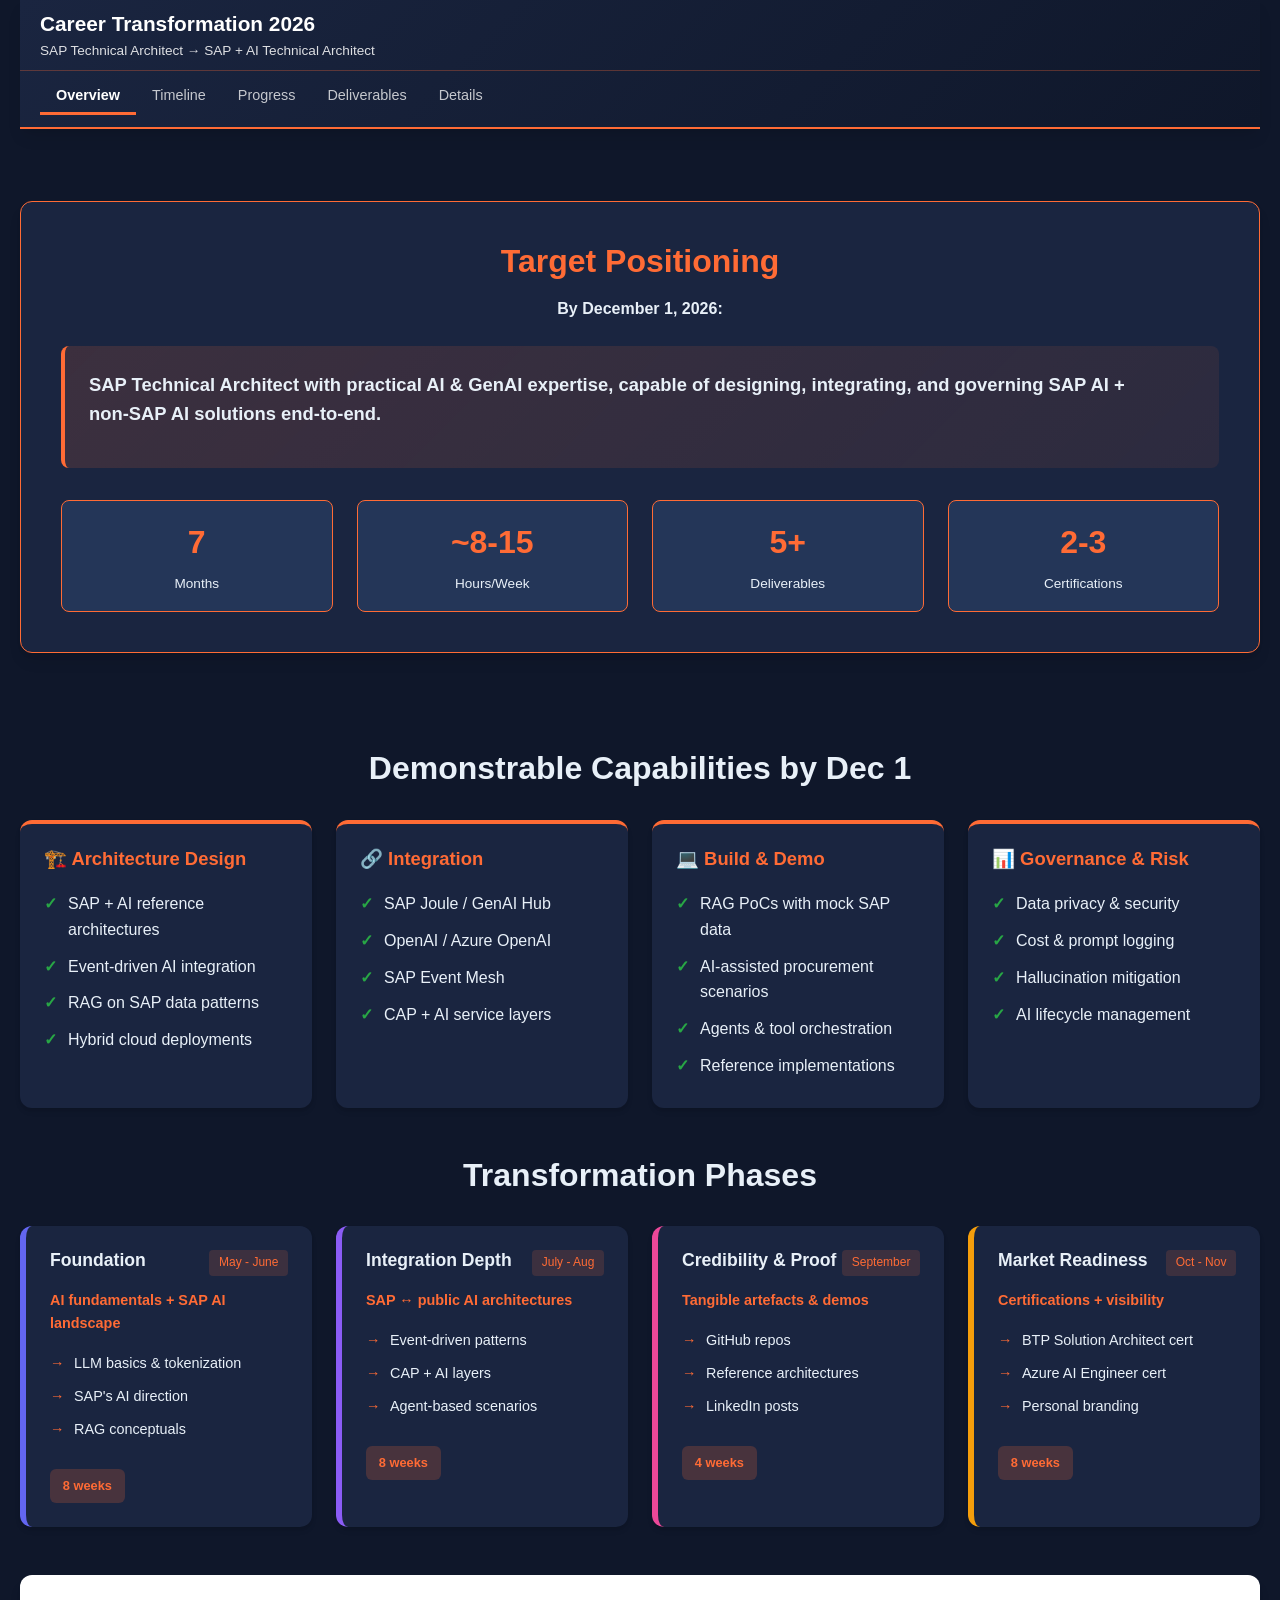
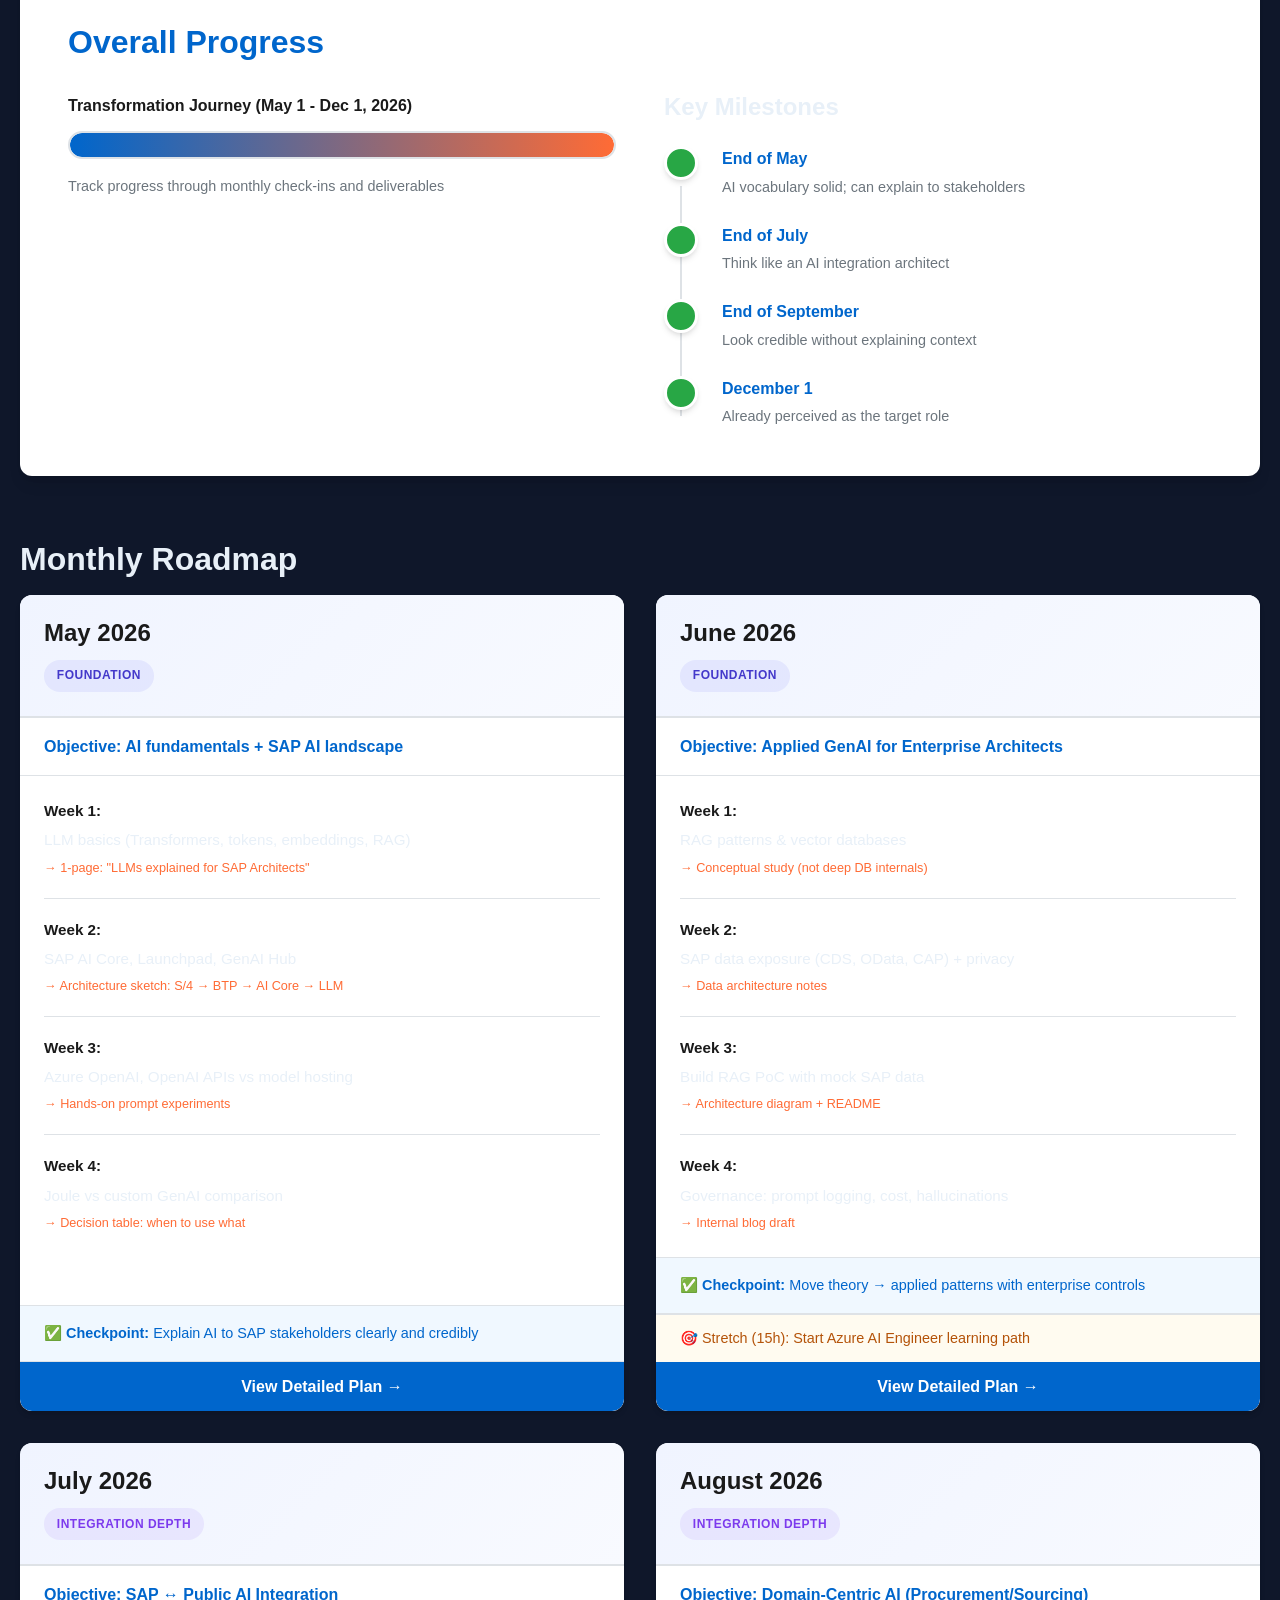
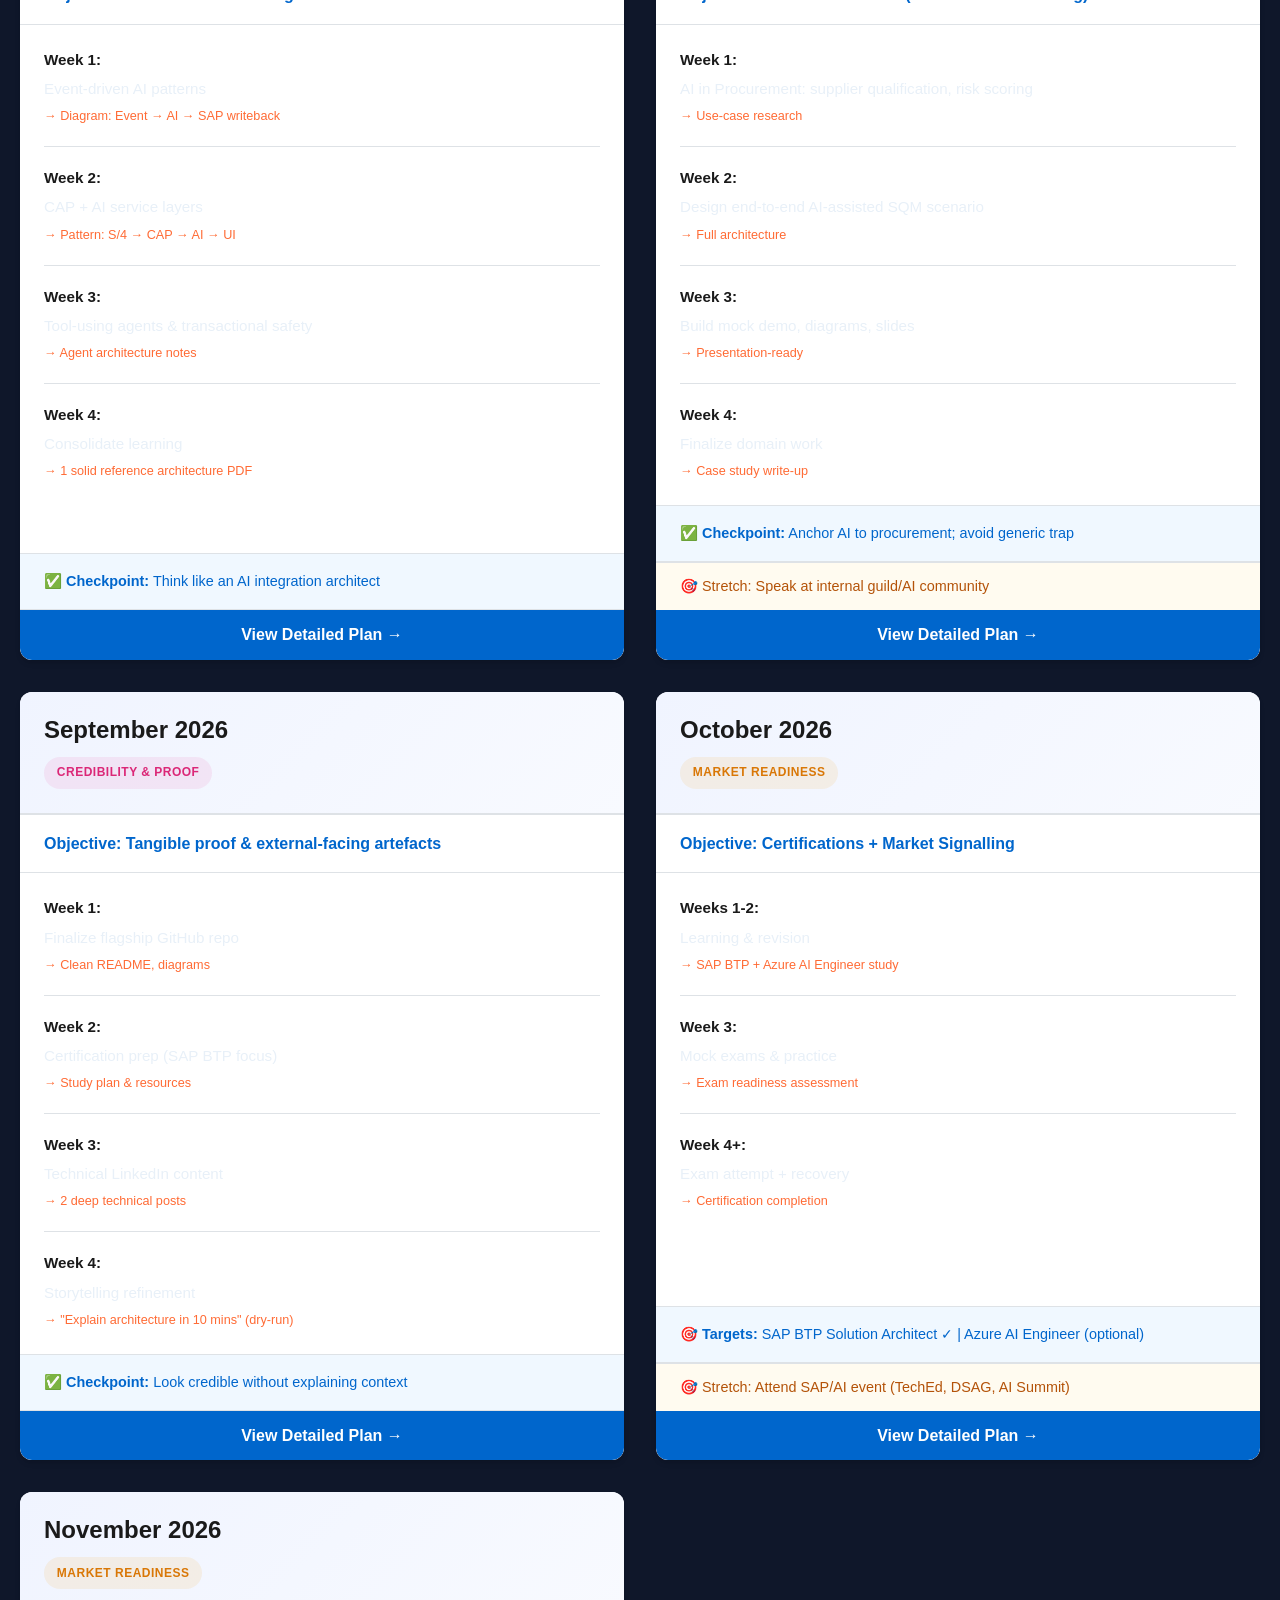
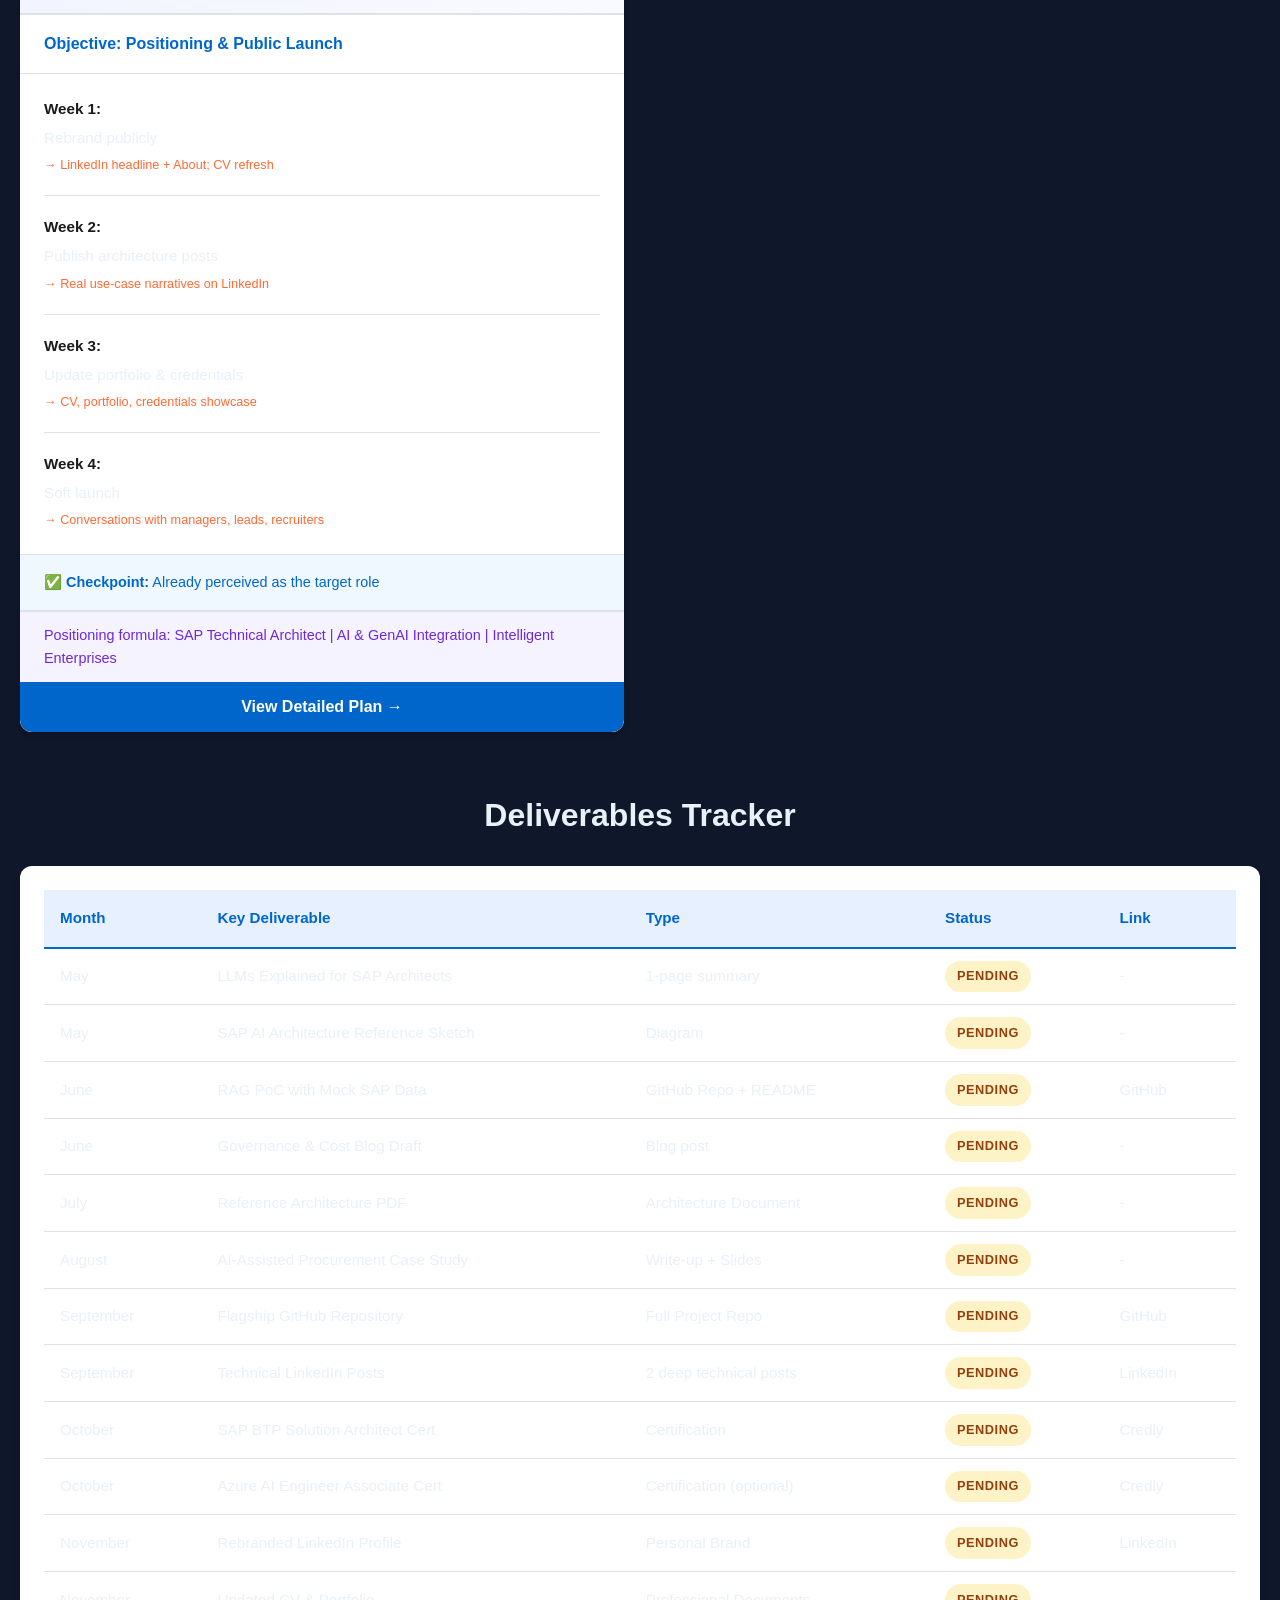
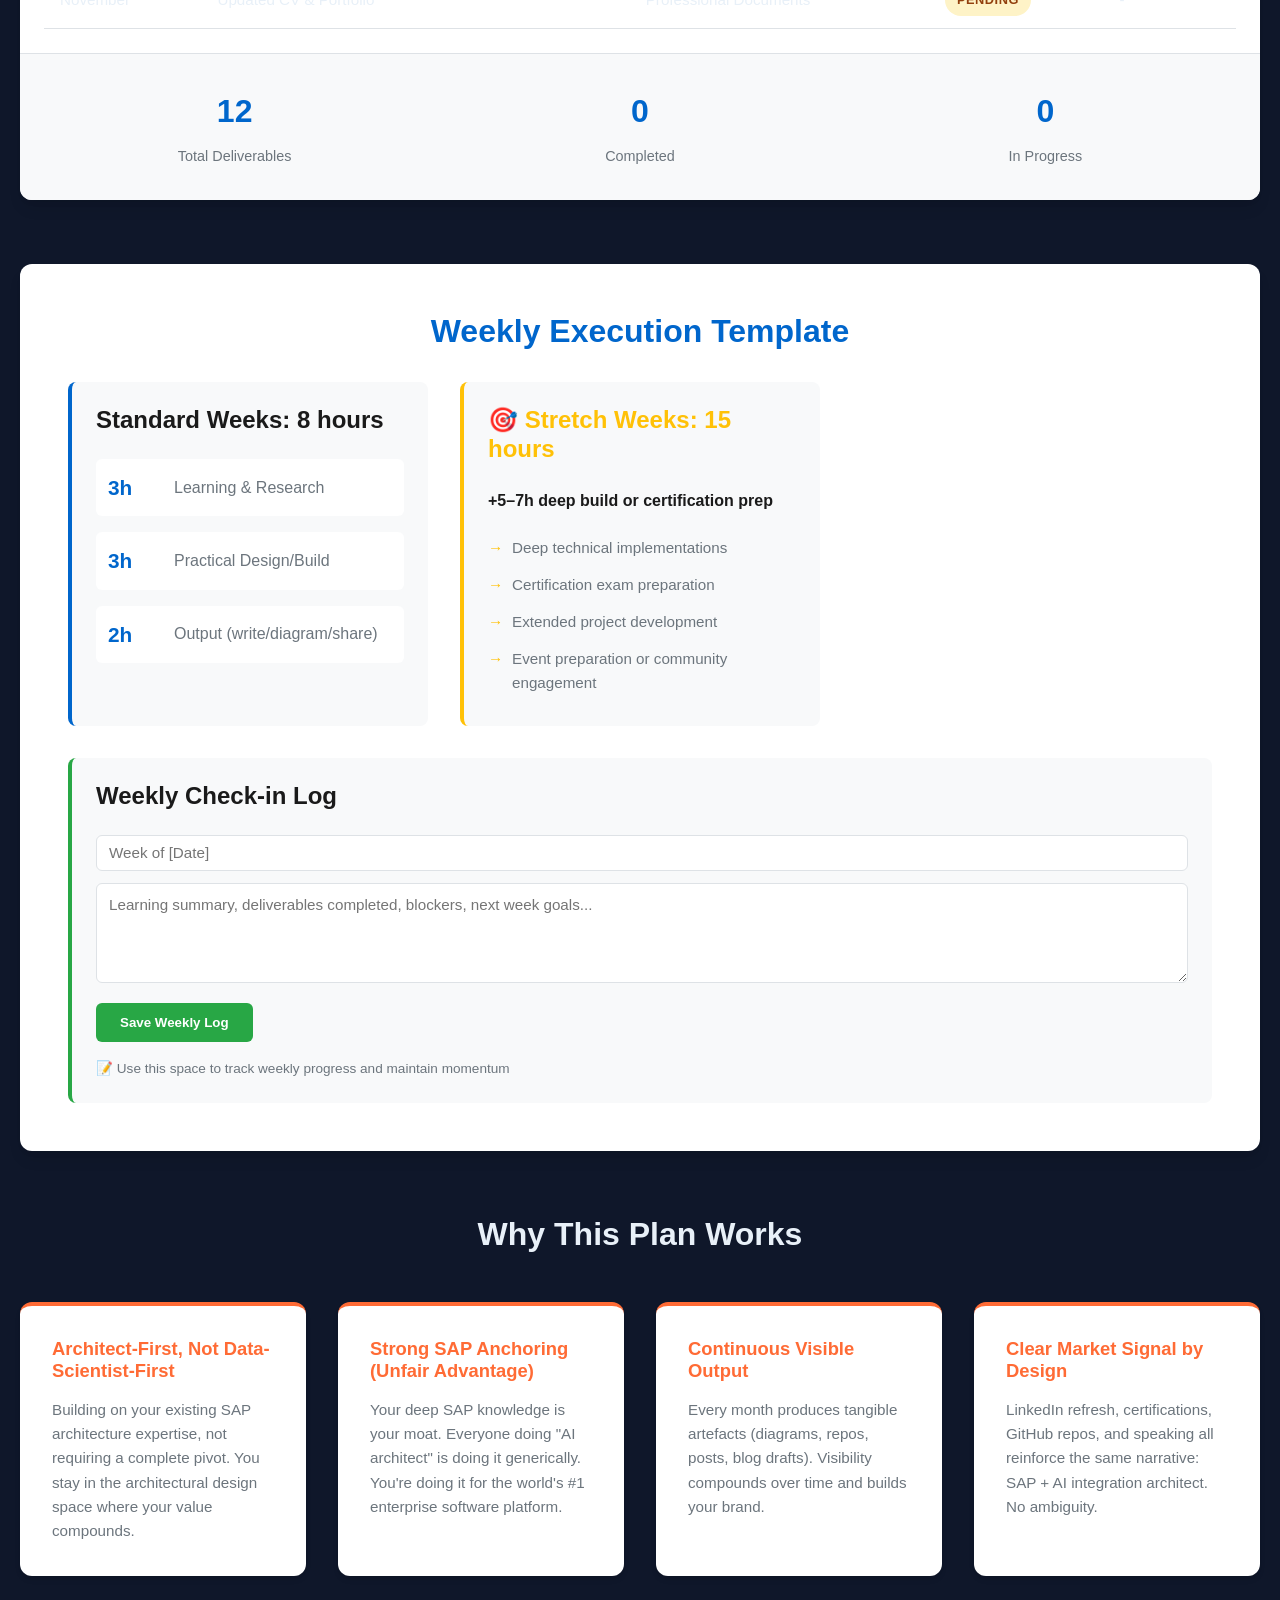
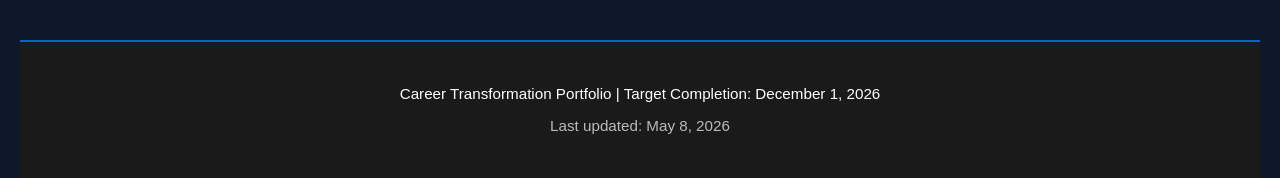
<file: index.html>
<!doctype html>
<html lang="en">
  <head>
    <meta charset="UTF-8" />
    <meta name="viewport" content="width=device-width, initial-scale=1.0" />
    <title>
      Career Transformation Portfolio | SAP + AI Technical Architect
    </title>
    <link rel="stylesheet" href="assets/style.css" />
  </head>
  <body>
    <div class="container">
      <!-- Header -->
      <header class="header">
        <div class="header-content">
          <h1 class="logo">Career Transformation 2026</h1>
          <p class="tagline">
            SAP Technical Architect → SAP + AI Technical Architect
          </p>
        </div>
        <nav class="nav">
          <a href="#overview" class="nav-link active">Overview</a>
          <a href="#timeline" class="nav-link">Timeline</a>
          <a href="#progress" class="nav-link">Progress</a>
          <a href="#deliverables" class="nav-link">Deliverables</a>
          <a href="#months" class="nav-link">Details</a>
        </nav>
      </header>

      <!-- Hero Section -->
      <section id="overview" class="hero">
        <div class="hero-content">
          <h2>Target Positioning</h2>
          <p class="hero-text">
            <strong>By December 1, 2026:</strong>
          </p>
          <div class="positioning-box">
            <p class="positioning-title">
              SAP Technical Architect with practical AI & GenAI expertise,
              capable of designing, integrating, and governing SAP AI + non‑SAP
              AI solutions end‑to‑end.
            </p>
          </div>
          <div class="key-metrics">
            <div class="metric">
              <span class="metric-number">7</span>
              <span class="metric-label">Months</span>
            </div>
            <div class="metric">
              <span class="metric-number">~8-15</span>
              <span class="metric-label">Hours/Week</span>
            </div>
            <div class="metric">
              <span class="metric-number">5+</span>
              <span class="metric-label">Deliverables</span>
            </div>
            <div class="metric">
              <span class="metric-number">2-3</span>
              <span class="metric-label">Certifications</span>
            </div>
          </div>
        </div>
      </section>

      <!-- Core Capabilities Section -->
      <section class="capabilities">
        <h2>Demonstrable Capabilities by Dec 1</h2>
        <div class="capabilities-grid">
          <div class="capability-card">
            <h3>🏗️ Architecture Design</h3>
            <ul>
              <li>SAP + AI reference architectures</li>
              <li>Event-driven AI integration</li>
              <li>RAG on SAP data patterns</li>
              <li>Hybrid cloud deployments</li>
            </ul>
          </div>
          <div class="capability-card">
            <h3>🔗 Integration</h3>
            <ul>
              <li>SAP Joule / GenAI Hub</li>
              <li>OpenAI / Azure OpenAI</li>
              <li>SAP Event Mesh</li>
              <li>CAP + AI service layers</li>
            </ul>
          </div>
          <div class="capability-card">
            <h3>💻 Build & Demo</h3>
            <ul>
              <li>RAG PoCs with mock SAP data</li>
              <li>AI-assisted procurement scenarios</li>
              <li>Agents & tool orchestration</li>
              <li>Reference implementations</li>
            </ul>
          </div>
          <div class="capability-card">
            <h3>📊 Governance & Risk</h3>
            <ul>
              <li>Data privacy & security</li>
              <li>Cost & prompt logging</li>
              <li>Hallucination mitigation</li>
              <li>AI lifecycle management</li>
            </ul>
          </div>
        </div>
      </section>

      <!-- Timeline Section -->
      <section id="timeline" class="timeline">
        <h2>Transformation Phases</h2>
        <div class="phases-container">
          <div class="phase foundation">
            <div class="phase-header">
              <h3>Foundation</h3>
              <span class="phase-duration">May - June</span>
            </div>
            <p class="phase-goal">AI fundamentals + SAP AI landscape</p>
            <ul class="phase-items">
              <li>LLM basics & tokenization</li>
              <li>SAP's AI direction</li>
              <li>RAG conceptuals</li>
            </ul>
            <span class="phase-status">8 weeks</span>
          </div>

          <div class="phase integration">
            <div class="phase-header">
              <h3>Integration Depth</h3>
              <span class="phase-duration">July - Aug</span>
            </div>
            <p class="phase-goal">SAP ↔ public AI architectures</p>
            <ul class="phase-items">
              <li>Event-driven patterns</li>
              <li>CAP + AI layers</li>
              <li>Agent-based scenarios</li>
            </ul>
            <span class="phase-status">8 weeks</span>
          </div>

          <div class="phase credibility">
            <div class="phase-header">
              <h3>Credibility & Proof</h3>
              <span class="phase-duration">September</span>
            </div>
            <p class="phase-goal">Tangible artefacts & demos</p>
            <ul class="phase-items">
              <li>GitHub repos</li>
              <li>Reference architectures</li>
              <li>LinkedIn posts</li>
            </ul>
            <span class="phase-status">4 weeks</span>
          </div>

          <div class="phase readiness">
            <div class="phase-header">
              <h3>Market Readiness</h3>
              <span class="phase-duration">Oct - Nov</span>
            </div>
            <p class="phase-goal">Certifications + visibility</p>
            <ul class="phase-items">
              <li>BTP Solution Architect cert</li>
              <li>Azure AI Engineer cert</li>
              <li>Personal branding</li>
            </ul>
            <span class="phase-status">8 weeks</span>
          </div>
        </div>
      </section>

      <!-- Progress Dashboard -->
      <section id="progress" class="progress-dashboard">
        <h2>Overall Progress</h2>
        <div class="progress-content">
          <div class="progress-bar-container">
            <label>Transformation Journey (May 1 - Dec 1, 2026)</label>
            <div class="progress-bar">
              <div class="progress-fill active"></div>
            </div>
            <p class="progress-text">
              Track progress through monthly check-ins and deliverables
            </p>
          </div>

          <div class="milestone-tracker">
            <h3>Key Milestones</h3>
            <div class="milestones">
              <div class="milestone" data-month="may">
                <div class="milestone-marker"></div>
                <div class="milestone-content">
                  <strong>End of May</strong>
                  <p>AI vocabulary solid; can explain to stakeholders</p>
                </div>
              </div>
              <div class="milestone" data-month="july">
                <div class="milestone-marker"></div>
                <div class="milestone-content">
                  <strong>End of July</strong>
                  <p>Think like an AI integration architect</p>
                </div>
              </div>
              <div class="milestone" data-month="september">
                <div class="milestone-marker"></div>
                <div class="milestone-content">
                  <strong>End of September</strong>
                  <p>Look credible without explaining context</p>
                </div>
              </div>
              <div class="milestone" data-month="december">
                <div class="milestone-marker"></div>
                <div class="milestone-content">
                  <strong>December 1</strong>
                  <p>Already perceived as the target role</p>
                </div>
              </div>
            </div>
          </div>
        </div>
      </section>

      <!-- Monthly Details Section -->
      <section id="months" class="monthly-section">
        <h2>Monthly Roadmap</h2>
        <div class="months-grid">
          <!-- May -->
          <div class="month-card" data-month="may">
            <div class="month-header">
              <h3>May 2026</h3>
              <span class="phase-tag foundation">Foundation</span>
            </div>
            <p class="month-objective">
              <strong>Objective:</strong> AI fundamentals + SAP AI landscape
            </p>
            <div class="weekly-breakdown">
              <div class="week">
                <strong>Week 1:</strong> LLM basics (Transformers, tokens,
                embeddings, RAG) <br /><small class="deliverable"
                  >→ 1-page: "LLMs explained for SAP Architects"</small
                >
              </div>
              <div class="week">
                <strong>Week 2:</strong> SAP AI Core, Launchpad, GenAI Hub
                <br /><small class="deliverable"
                  >→ Architecture sketch: S/4 → BTP → AI Core → LLM</small
                >
              </div>
              <div class="week">
                <strong>Week 3:</strong> Azure OpenAI, OpenAI APIs vs model
                hosting <br /><small class="deliverable"
                  >→ Hands-on prompt experiments</small
                >
              </div>
              <div class="week">
                <strong>Week 4:</strong> Joule vs custom GenAI comparison
                <br /><small class="deliverable"
                  >→ Decision table: when to use what</small
                >
              </div>
            </div>
            <div class="checkpoint">
              ✅ <strong>Checkpoint:</strong> Explain AI to SAP stakeholders
              clearly and credibly
            </div>
            <a href="pages/may.html" class="month-link">View Detailed Plan →</a>
          </div>

          <!-- June -->
          <div class="month-card" data-month="june">
            <div class="month-header">
              <h3>June 2026</h3>
              <span class="phase-tag foundation">Foundation</span>
            </div>
            <p class="month-objective">
              <strong>Objective:</strong> Applied GenAI for Enterprise
              Architects
            </p>
            <div class="weekly-breakdown">
              <div class="week">
                <strong>Week 1:</strong> RAG patterns & vector databases
                <br /><small class="deliverable"
                  >→ Conceptual study (not deep DB internals)</small
                >
              </div>
              <div class="week">
                <strong>Week 2:</strong> SAP data exposure (CDS, OData, CAP) +
                privacy <br /><small class="deliverable"
                  >→ Data architecture notes</small
                >
              </div>
              <div class="week">
                <strong>Week 3:</strong> Build RAG PoC with mock SAP data
                <br /><small class="deliverable"
                  >→ Architecture diagram + README</small
                >
              </div>
              <div class="week">
                <strong>Week 4:</strong> Governance: prompt logging, cost,
                hallucinations <br /><small class="deliverable"
                  >→ Internal blog draft</small
                >
              </div>
            </div>
            <div class="checkpoint">
              ✅ <strong>Checkpoint:</strong> Move theory → applied patterns
              with enterprise controls
            </div>
            <span class="stretch"
              >🎯 Stretch (15h): Start Azure AI Engineer learning path</span
            >
            <a href="pages/june.html" class="month-link"
              >View Detailed Plan →</a
            >
          </div>

          <!-- July -->
          <div class="month-card" data-month="july">
            <div class="month-header">
              <h3>July 2026</h3>
              <span class="phase-tag integration">Integration Depth</span>
            </div>
            <p class="month-objective">
              <strong>Objective:</strong> SAP ↔ Public AI Integration
            </p>
            <div class="weekly-breakdown">
              <div class="week">
                <strong>Week 1:</strong> Event-driven AI patterns <br /><small
                  class="deliverable"
                  >→ Diagram: Event → AI → SAP writeback</small
                >
              </div>
              <div class="week">
                <strong>Week 2:</strong> CAP + AI service layers <br /><small
                  class="deliverable"
                  >→ Pattern: S/4 → CAP → AI → UI</small
                >
              </div>
              <div class="week">
                <strong>Week 3:</strong> Tool-using agents & transactional
                safety <br /><small class="deliverable"
                  >→ Agent architecture notes</small
                >
              </div>
              <div class="week">
                <strong>Week 4:</strong> Consolidate learning <br /><small
                  class="deliverable"
                  >→ 1 solid reference architecture PDF</small
                >
              </div>
            </div>
            <div class="checkpoint">
              ✅ <strong>Checkpoint:</strong> Think like an AI integration
              architect
            </div>
            <a href="pages/july.html" class="month-link"
              >View Detailed Plan →</a
            >
          </div>

          <!-- August -->
          <div class="month-card" data-month="august">
            <div class="month-header">
              <h3>August 2026</h3>
              <span class="phase-tag integration">Integration Depth</span>
            </div>
            <p class="month-objective">
              <strong>Objective:</strong> Domain-Centric AI
              (Procurement/Sourcing)
            </p>
            <div class="weekly-breakdown">
              <div class="week">
                <strong>Week 1:</strong> AI in Procurement: supplier
                qualification, risk scoring <br /><small class="deliverable"
                  >→ Use-case research</small
                >
              </div>
              <div class="week">
                <strong>Week 2:</strong> Design end-to-end AI-assisted SQM
                scenario <br /><small class="deliverable"
                  >→ Full architecture</small
                >
              </div>
              <div class="week">
                <strong>Week 3:</strong> Build mock demo, diagrams, slides
                <br /><small class="deliverable">→ Presentation-ready</small>
              </div>
              <div class="week">
                <strong>Week 4:</strong> Finalize domain work <br /><small
                  class="deliverable"
                  >→ Case study write-up</small
                >
              </div>
            </div>
            <div class="checkpoint">
              ✅ <strong>Checkpoint:</strong> Anchor AI to procurement; avoid
              generic trap
            </div>
            <span class="stretch"
              >🎯 Stretch: Speak at internal guild/AI community</span
            >
            <a href="pages/august.html" class="month-link"
              >View Detailed Plan →</a
            >
          </div>

          <!-- September -->
          <div class="month-card" data-month="september">
            <div class="month-header">
              <h3>September 2026</h3>
              <span class="phase-tag credibility">Credibility & Proof</span>
            </div>
            <p class="month-objective">
              <strong>Objective:</strong> Tangible proof & external-facing
              artefacts
            </p>
            <div class="weekly-breakdown">
              <div class="week">
                <strong>Week 1:</strong> Finalize flagship GitHub repo
                <br /><small class="deliverable"
                  >→ Clean README, diagrams</small
                >
              </div>
              <div class="week">
                <strong>Week 2:</strong> Certification prep (SAP BTP focus)
                <br /><small class="deliverable"
                  >→ Study plan & resources</small
                >
              </div>
              <div class="week">
                <strong>Week 3:</strong> Technical LinkedIn content <br /><small
                  class="deliverable"
                  >→ 2 deep technical posts</small
                >
              </div>
              <div class="week">
                <strong>Week 4:</strong> Storytelling refinement <br /><small
                  class="deliverable"
                  >→ "Explain architecture in 10 mins" (dry-run)</small
                >
              </div>
            </div>
            <div class="checkpoint">
              ✅ <strong>Checkpoint:</strong> Look credible without explaining
              context
            </div>
            <a href="pages/september.html" class="month-link"
              >View Detailed Plan →</a
            >
          </div>

          <!-- October -->
          <div class="month-card" data-month="october">
            <div class="month-header">
              <h3>October 2026</h3>
              <span class="phase-tag readiness">Market Readiness</span>
            </div>
            <p class="month-objective">
              <strong>Objective:</strong> Certifications + Market Signalling
            </p>
            <div class="weekly-breakdown">
              <div class="week">
                <strong>Weeks 1-2:</strong> Learning & revision <br /><small
                  class="deliverable"
                  >→ SAP BTP + Azure AI Engineer study</small
                >
              </div>
              <div class="week">
                <strong>Week 3:</strong> Mock exams & practice <br /><small
                  class="deliverable"
                  >→ Exam readiness assessment</small
                >
              </div>
              <div class="week">
                <strong>Week 4+:</strong> Exam attempt + recovery <br /><small
                  class="deliverable"
                  >→ Certification completion</small
                >
              </div>
            </div>
            <div class="checkpoint">
              🎯 <strong>Targets:</strong> SAP BTP Solution Architect ✓ | Azure
              AI Engineer (optional)
            </div>
            <span class="stretch"
              >🎯 Stretch: Attend SAP/AI event (TechEd, DSAG, AI Summit)</span
            >
            <a href="pages/october.html" class="month-link"
              >View Detailed Plan →</a
            >
          </div>

          <!-- November -->
          <div class="month-card" data-month="november">
            <div class="month-header">
              <h3>November 2026</h3>
              <span class="phase-tag readiness">Market Readiness</span>
            </div>
            <p class="month-objective">
              <strong>Objective:</strong> Positioning & Public Launch
            </p>
            <div class="weekly-breakdown">
              <div class="week">
                <strong>Week 1:</strong> Rebrand publicly <br /><small
                  class="deliverable"
                  >→ LinkedIn headline + About; CV refresh</small
                >
              </div>
              <div class="week">
                <strong>Week 2:</strong> Publish architecture posts <br /><small
                  class="deliverable"
                  >→ Real use-case narratives on LinkedIn</small
                >
              </div>
              <div class="week">
                <strong>Week 3:</strong> Update portfolio & credentials
                <br /><small class="deliverable"
                  >→ CV, portfolio, credentials showcase</small
                >
              </div>
              <div class="week">
                <strong>Week 4:</strong> Soft launch <br /><small
                  class="deliverable"
                  >→ Conversations with managers, leads, recruiters</small
                >
              </div>
            </div>
            <div class="checkpoint">
              ✅ <strong>Checkpoint:</strong> Already perceived as the target
              role
            </div>
            <span class="positioning"
              >Positioning formula: SAP Technical Architect | AI & GenAI
              Integration | Intelligent Enterprises</span
            >
            <a href="pages/november.html" class="month-link"
              >View Detailed Plan →</a
            >
          </div>
        </div>
      </section>

      <!-- Deliverables Section -->
      <section id="deliverables" class="deliverables-section">
        <h2>Deliverables Tracker</h2>
        <div class="deliverables-content">
          <div class="deliverables-matrix">
            <table class="deliverables-table">
              <thead>
                <tr>
                  <th>Month</th>
                  <th>Key Deliverable</th>
                  <th>Type</th>
                  <th>Status</th>
                  <th>Link</th>
                </tr>
              </thead>
              <tbody>
                <tr>
                  <td>May</td>
                  <td>LLMs Explained for SAP Architects</td>
                  <td>1-page summary</td>
                  <td><span class="status-badge pending">Pending</span></td>
                  <td>-</td>
                </tr>
                <tr>
                  <td>May</td>
                  <td>SAP AI Architecture Reference Sketch</td>
                  <td>Diagram</td>
                  <td><span class="status-badge pending">Pending</span></td>
                  <td>-</td>
                </tr>
                <tr>
                  <td>June</td>
                  <td>RAG PoC with Mock SAP Data</td>
                  <td>GitHub Repo + README</td>
                  <td><span class="status-badge pending">Pending</span></td>
                  <td>GitHub</td>
                </tr>
                <tr>
                  <td>June</td>
                  <td>Governance & Cost Blog Draft</td>
                  <td>Blog post</td>
                  <td><span class="status-badge pending">Pending</span></td>
                  <td>-</td>
                </tr>
                <tr>
                  <td>July</td>
                  <td>Reference Architecture PDF</td>
                  <td>Architecture Document</td>
                  <td><span class="status-badge pending">Pending</span></td>
                  <td>-</td>
                </tr>
                <tr>
                  <td>August</td>
                  <td>AI-Assisted Procurement Case Study</td>
                  <td>Write-up + Slides</td>
                  <td><span class="status-badge pending">Pending</span></td>
                  <td>-</td>
                </tr>
                <tr>
                  <td>September</td>
                  <td>Flagship GitHub Repository</td>
                  <td>Full Project Repo</td>
                  <td><span class="status-badge pending">Pending</span></td>
                  <td>GitHub</td>
                </tr>
                <tr>
                  <td>September</td>
                  <td>Technical LinkedIn Posts</td>
                  <td>2 deep technical posts</td>
                  <td><span class="status-badge pending">Pending</span></td>
                  <td>LinkedIn</td>
                </tr>
                <tr>
                  <td>October</td>
                  <td>SAP BTP Solution Architect Cert</td>
                  <td>Certification</td>
                  <td><span class="status-badge pending">Pending</span></td>
                  <td>Credly</td>
                </tr>
                <tr>
                  <td>October</td>
                  <td>Azure AI Engineer Associate Cert</td>
                  <td>Certification (optional)</td>
                  <td><span class="status-badge pending">Pending</span></td>
                  <td>Credly</td>
                </tr>
                <tr>
                  <td>November</td>
                  <td>Rebranded LinkedIn Profile</td>
                  <td>Personal Brand</td>
                  <td><span class="status-badge pending">Pending</span></td>
                  <td>LinkedIn</td>
                </tr>
                <tr>
                  <td>November</td>
                  <td>Updated CV & Portfolio</td>
                  <td>Professional Documents</td>
                  <td><span class="status-badge pending">Pending</span></td>
                  <td>-</td>
                </tr>
              </tbody>
            </table>
          </div>

          <div class="deliverables-stats">
            <div class="stat-card">
              <span class="stat-number">12</span>
              <span class="stat-label">Total Deliverables</span>
            </div>
            <div class="stat-card">
              <span class="stat-number">0</span>
              <span class="stat-label">Completed</span>
            </div>
            <div class="stat-card">
              <span class="stat-number">12</span>
              <span class="stat-label">In Progress</span>
            </div>
          </div>
        </div>
      </section>

      <!-- Weekly Execution Template -->
      <section class="execution-template">
        <h2>Weekly Execution Template</h2>
        <div class="template-content">
          <div class="template-hours">
            <h3>Standard Weeks: 8 hours</h3>
            <div class="hours-breakdown">
              <div class="hour-item">
                <span class="hour-amount">3h</span>
                <span class="hour-label">Learning & Research</span>
              </div>
              <div class="hour-item">
                <span class="hour-amount">3h</span>
                <span class="hour-label">Practical Design/Build</span>
              </div>
              <div class="hour-item">
                <span class="hour-amount">2h</span>
                <span class="hour-label">Output (write/diagram/share)</span>
              </div>
            </div>
          </div>

          <div class="template-stretch">
            <h3>🎯 Stretch Weeks: 15 hours</h3>
            <div class="stretch-content">
              <p>+5–7h deep build or certification prep</p>
              <ul>
                <li>Deep technical implementations</li>
                <li>Certification exam preparation</li>
                <li>Extended project development</li>
                <li>Event preparation or community engagement</li>
              </ul>
            </div>
          </div>

          <div class="template-weekly-log">
            <h3>Weekly Check-in Log</h3>
            <div class="weekly-log-entry">
              <input
                type="text"
                placeholder="Week of [Date]"
                class="log-input"
              />
              <textarea
                placeholder="Learning summary, deliverables completed, blockers, next week goals..."
                class="log-textarea"
              ></textarea>
              <button class="log-save">Save Weekly Log</button>
            </div>
            <p class="log-note">
              📝 Use this space to track weekly progress and maintain momentum
            </p>
          </div>
        </div>
      </section>

      <!-- Why This Plan Works -->
      <section class="why-works">
        <h2>Why This Plan Works</h2>
        <div class="why-grid">
          <div class="why-card">
            <h3>Architect-First, Not Data-Scientist-First</h3>
            <p>
              Building on your existing SAP architecture expertise, not
              requiring a complete pivot. You stay in the architectural design
              space where your value compounds.
            </p>
          </div>
          <div class="why-card">
            <h3>Strong SAP Anchoring (Unfair Advantage)</h3>
            <p>
              Your deep SAP knowledge is your moat. Everyone doing "AI
              architect" is doing it generically. You're doing it for the
              world's #1 enterprise software platform.
            </p>
          </div>
          <div class="why-card">
            <h3>Continuous Visible Output</h3>
            <p>
              Every month produces tangible artefacts (diagrams, repos, posts,
              blog drafts). Visibility compounds over time and builds your
              brand.
            </p>
          </div>
          <div class="why-card">
            <h3>Clear Market Signal by Design</h3>
            <p>
              LinkedIn refresh, certifications, GitHub repos, and speaking all
              reinforce the same narrative: SAP + AI integration architect. No
              ambiguity.
            </p>
          </div>
        </div>
      </section>

      <!-- Footer -->
      <footer class="footer">
        <p>
          Career Transformation Portfolio | Target Completion: December 1, 2026
        </p>
        <p class="footer-note">Last updated: May 8, 2026</p>
      </footer>
    </div>

    <script src="assets/js/app.js"></script>
  </body>
</html>
</file>
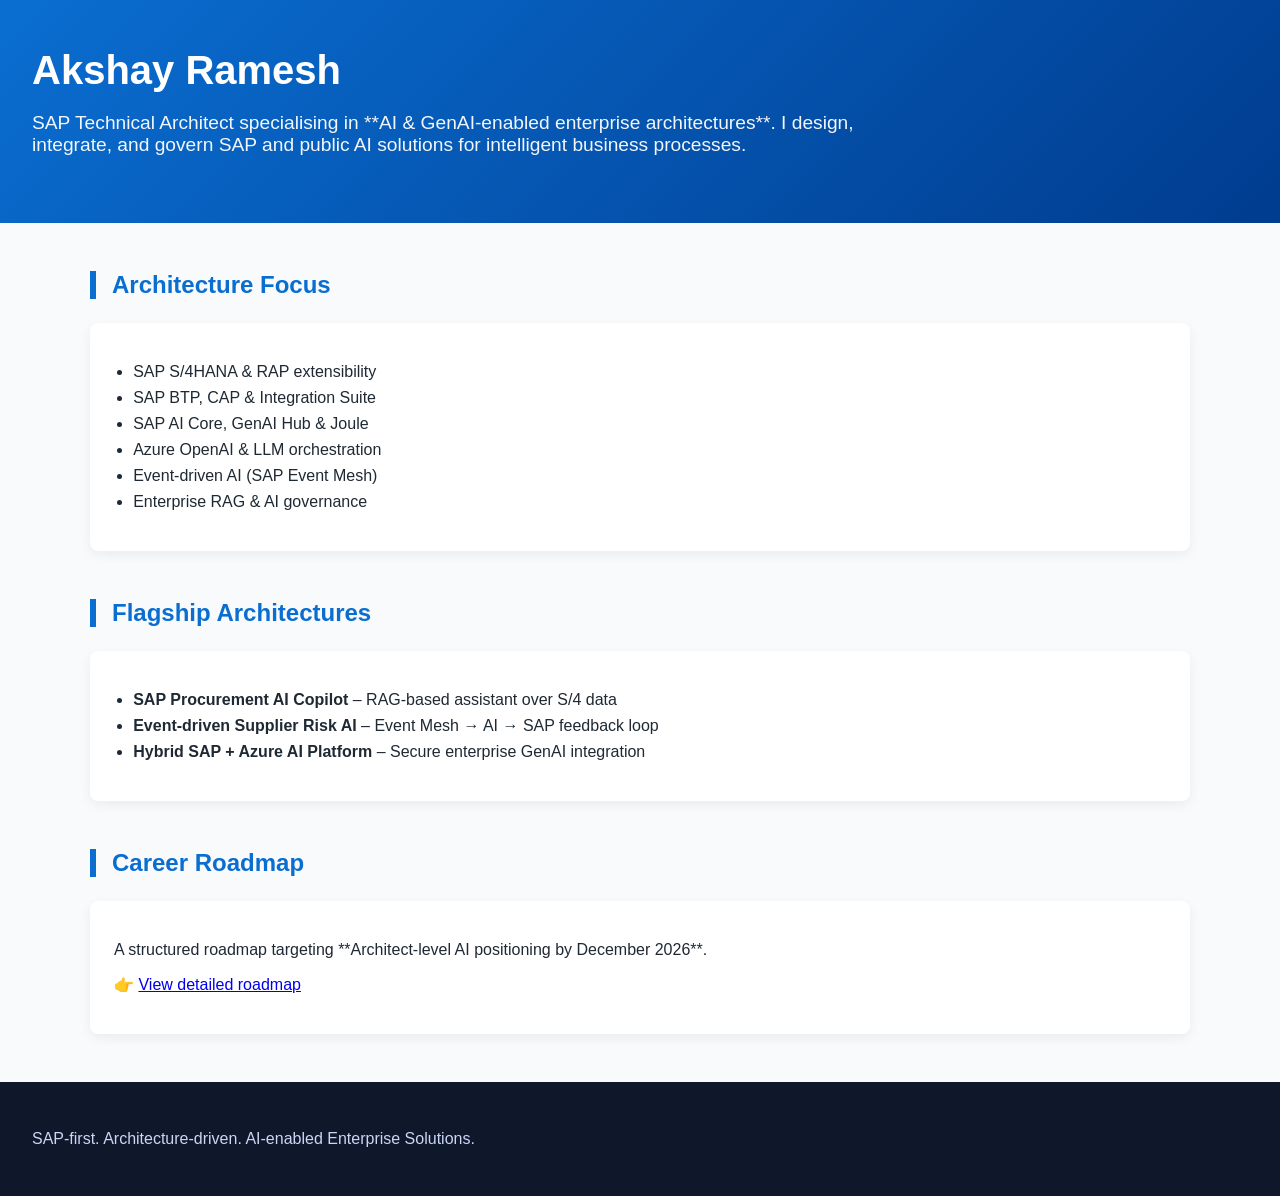
<file: _old.html>
<!DOCTYPE html>
<html lang="en">
<head>
  <meta charset="UTF-8" />
  <meta name="viewport" content="width=device-width, initial-scale=1.0" />
  <title>SAP AI Architect | Portfolio</title>
  <style>
    body {
      font-family: "Segoe UI", Roboto, Arial, sans-serif;
      margin: 0;
      background: #f8fafc;
      color: #1f2933;
    }
    header {
      background: linear-gradient(135deg, #0a6ed1, #003c8f);
      color: white;
      padding: 3rem 2rem;
    }
    header h1 {
      margin: 0;
      font-size: 2.5rem;
    }
    header p {
      max-width: 900px;
      font-size: 1.2rem;
      opacity: 0.95;
    }
    section {
      max-width: 1100px;
      margin: 3rem auto;
      padding: 0 2rem;
    }
    h2 {
      color: #0a6ed1;
      border-left: 6px solid #0a6ed1;
      padding-left: 1rem;
    }
    .card {
      background: white;
      padding: 1.5rem;
      margin-top: 1.5rem;
      border-radius: 8px;
      box-shadow: 0 4px 12px rgba(0,0,0,0.06);
    }
    ul { padding-left: 1.2rem; }
    li { margin-bottom: .5rem; }
    footer {
      background: #0f172a;
      color: #cbd5f5;
      padding: 2rem;
      text-align: centre;
    }
  </style>
</head>
<body>

<header>
  <h1>Akshay Ramesh</h1>
  <p>
    SAP Technical Architect specialising in **AI & GenAI-enabled enterprise architectures**.
    I design, integrate, and govern SAP and public AI solutions for intelligent business processes.
  </p>
</header>

<section>
  <h2>Architecture Focus</h2>
  <div class="card">
    <ul>
      <li>SAP S/4HANA & RAP extensibility</li>
      <li>SAP BTP, CAP & Integration Suite</li>
      <li>SAP AI Core, GenAI Hub & Joule</li>
      <li>Azure OpenAI & LLM orchestration</li>
      <li>Event-driven AI (SAP Event Mesh)</li>
      <li>Enterprise RAG & AI governance</li>
    </ul>
  </div>
</section>

<section>
  <h2>Flagship Architectures</h2>
  <div class="card">
    <ul>
      <li><strong>SAP Procurement AI Copilot</strong> – RAG-based assistant over S/4 data</li>
      <li><strong>Event-driven Supplier Risk AI</strong> – Event Mesh → AI → SAP feedback loop</li>
      <li><strong>Hybrid SAP + Azure AI Platform</strong> – Secure enterprise GenAI integration</li>
    </ul>
  </div>
</section>

<section>
  <h2>Career Roadmap</h2>
  <div class="card">
    <p>
      A structured roadmap targeting **Architect-level AI positioning by December 2026**.
    </p>
    <p>
      👉 <a href="roadmap.html">View detailed roadmap</a>
    </p>
  </div>
</section>

<footer>
  <p>
    SAP-first. Architecture-driven. AI-enabled Enterprise Solutions.
  </p>
</footer>

</body>
</html>
</file>
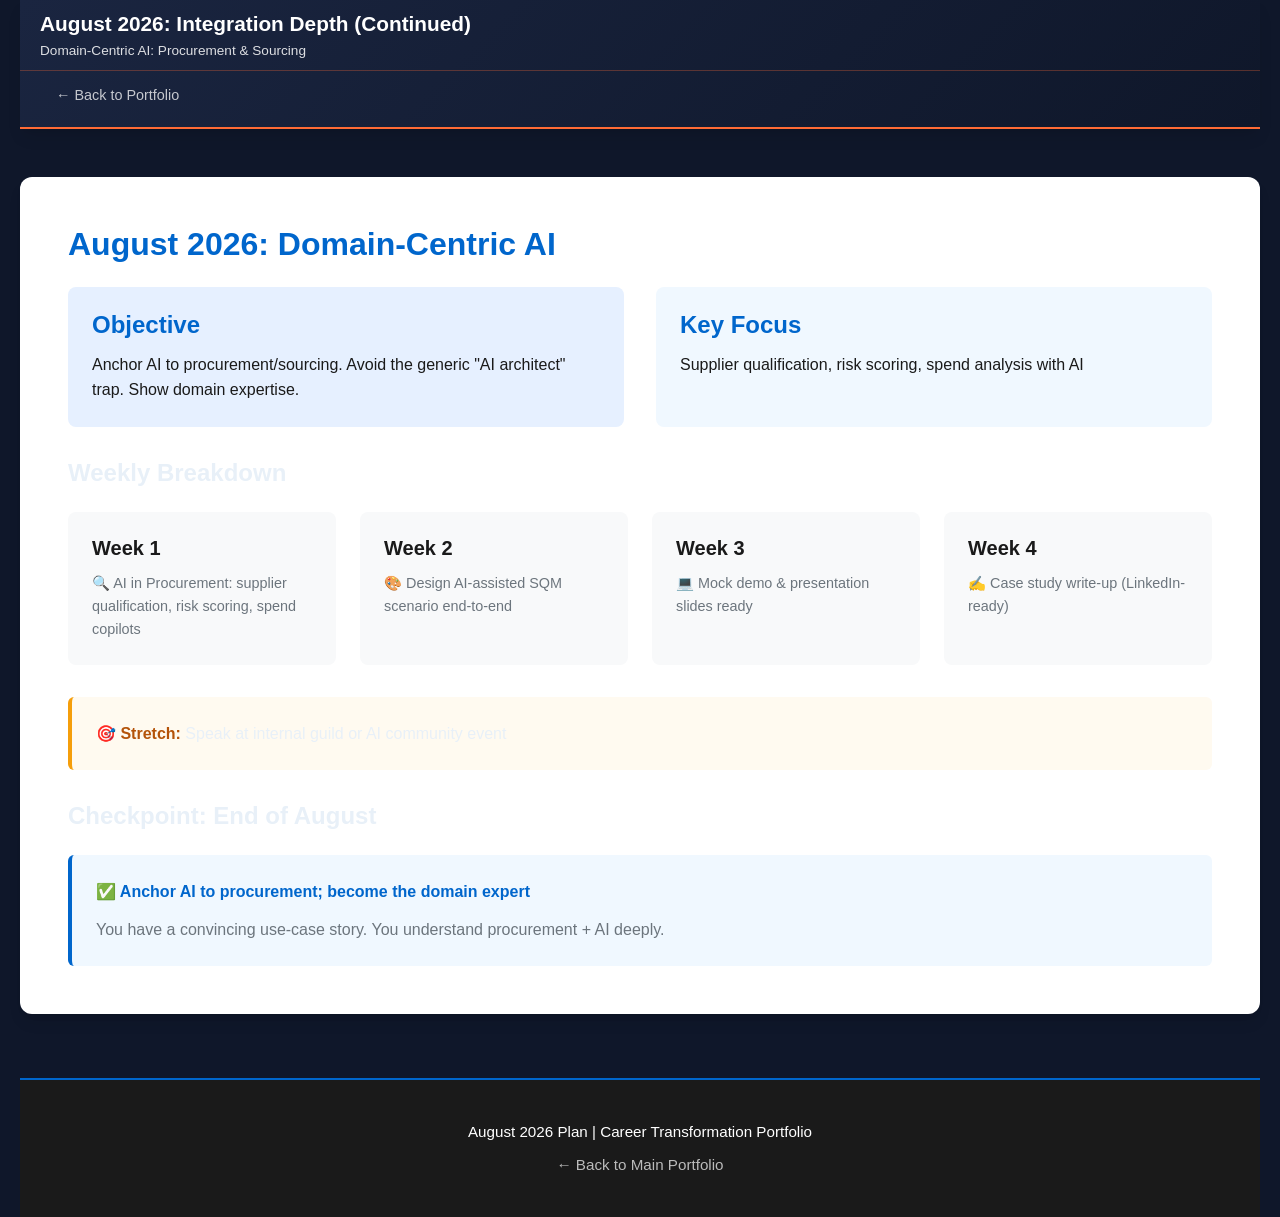
<file: pages/august.html>
<!doctype html>
<html lang="en">
  <head>
    <meta charset="UTF-8" />
    <meta name="viewport" content="width=device-width, initial-scale=1.0" />
    <title>August 2026 - Domain-Centric AI | Career Transformation</title>
    <link rel="stylesheet" href="../assets/style.css" />
  </head>
  <body>
    <div class="container">
      <header class="header">
        <div class="header-content">
          <h1 class="logo">August 2026: Integration Depth (Continued)</h1>
          <p class="tagline">Domain-Centric AI: Procurement & Sourcing</p>
        </div>
        <nav class="nav">
          <a href="../index.html" class="nav-link">← Back to Portfolio</a>
        </nav>
      </header>

      <section
        style="
          background: white;
          padding: 3rem;
          border-radius: 12px;
          box-shadow: var(--shadow-lg);
          margin: 3rem 0;
        "
      >
        <h2 style="color: var(--primary); margin-bottom: 1.5rem">
          August 2026: Domain-Centric AI
        </h2>

        <div
          style="
            display: grid;
            grid-template-columns: repeat(auto-fit, minmax(280px, 1fr));
            gap: 2rem;
            margin-bottom: 2rem;
          "
        >
          <div
            style="
              padding: 1.5rem;
              background: var(--primary-light);
              border-radius: 8px;
            "
          >
            <h3 style="color: var(--primary); margin-bottom: 0.75rem">
              Objective
            </h3>
            <p style="margin: 0; color: var(--dark)">
              Anchor AI to procurement/sourcing. Avoid the generic "AI
              architect" trap. Show domain expertise.
            </p>
          </div>
          <div style="padding: 1.5rem; background: #f0f8ff; border-radius: 8px">
            <h3 style="color: #0066cc; margin-bottom: 0.75rem">Key Focus</h3>
            <p style="margin: 0; color: var(--dark)">
              Supplier qualification, risk scoring, spend analysis with AI
            </p>
          </div>
        </div>

        <h3 style="margin-top: 2rem; margin-bottom: 1.5rem">
          Weekly Breakdown
        </h3>
        <div
          style="
            display: grid;
            grid-template-columns: repeat(auto-fit, minmax(250px, 1fr));
            gap: 1.5rem;
          "
        >
          <div
            style="
              padding: 1.5rem;
              background: var(--light);
              border-radius: 8px;
            "
          >
            <h4 style="margin: 0 0 0.75rem 0; color: var(--dark)">Week 1</h4>
            <p style="margin: 0; font-size: 0.9rem; color: var(--gray)">
              🔍 AI in Procurement: supplier qualification, risk scoring, spend
              copilots
            </p>
          </div>
          <div
            style="
              padding: 1.5rem;
              background: var(--light);
              border-radius: 8px;
            "
          >
            <h4 style="margin: 0 0 0.75rem 0; color: var(--dark)">Week 2</h4>
            <p style="margin: 0; font-size: 0.9rem; color: var(--gray)">
              🎨 Design AI-assisted SQM scenario end-to-end
            </p>
          </div>
          <div
            style="
              padding: 1.5rem;
              background: var(--light);
              border-radius: 8px;
            "
          >
            <h4 style="margin: 0 0 0.75rem 0; color: var(--dark)">Week 3</h4>
            <p style="margin: 0; font-size: 0.9rem; color: var(--gray)">
              💻 Mock demo & presentation slides ready
            </p>
          </div>
          <div
            style="
              padding: 1.5rem;
              background: var(--light);
              border-radius: 8px;
            "
          >
            <h4 style="margin: 0 0 0.75rem 0; color: var(--dark)">Week 4</h4>
            <p style="margin: 0; font-size: 0.9rem; color: var(--gray)">
              ✍️ Case study write-up (LinkedIn-ready)
            </p>
          </div>
        </div>

        <div
          style="
            margin-top: 2rem;
            padding: 1.5rem;
            background: #fffaf0;
            border-left: 4px solid #f59e0b;
            border-radius: 6px;
          "
        >
          <p style="margin: 0">
            <strong style="color: #b45309">🎯 Stretch:</strong> Speak at
            internal guild or AI community event
          </p>
        </div>

        <h3 style="margin-top: 2rem; margin-bottom: 1.5rem">
          Checkpoint: End of August
        </h3>
        <div
          style="
            background: #f0f8ff;
            border-left: 4px solid var(--primary);
            padding: 1.5rem;
            border-radius: 6px;
          "
        >
          <p style="margin: 0; font-weight: 600; color: var(--primary)">
            ✅ Anchor AI to procurement; become the domain expert
          </p>
          <p style="margin: 0.75rem 0 0 0; color: var(--gray)">
            You have a convincing use-case story. You understand procurement +
            AI deeply.
          </p>
        </div>
      </section>

      <footer class="footer">
        <p>August 2026 Plan | Career Transformation Portfolio</p>
        <p class="footer-note">
          <a href="../index.html" style="color: inherit"
            >← Back to Main Portfolio</a
          >
        </p>
      </footer>
    </div>

    <script src="../assets/js/app.js"></script>
  </body>
</html>
</file>
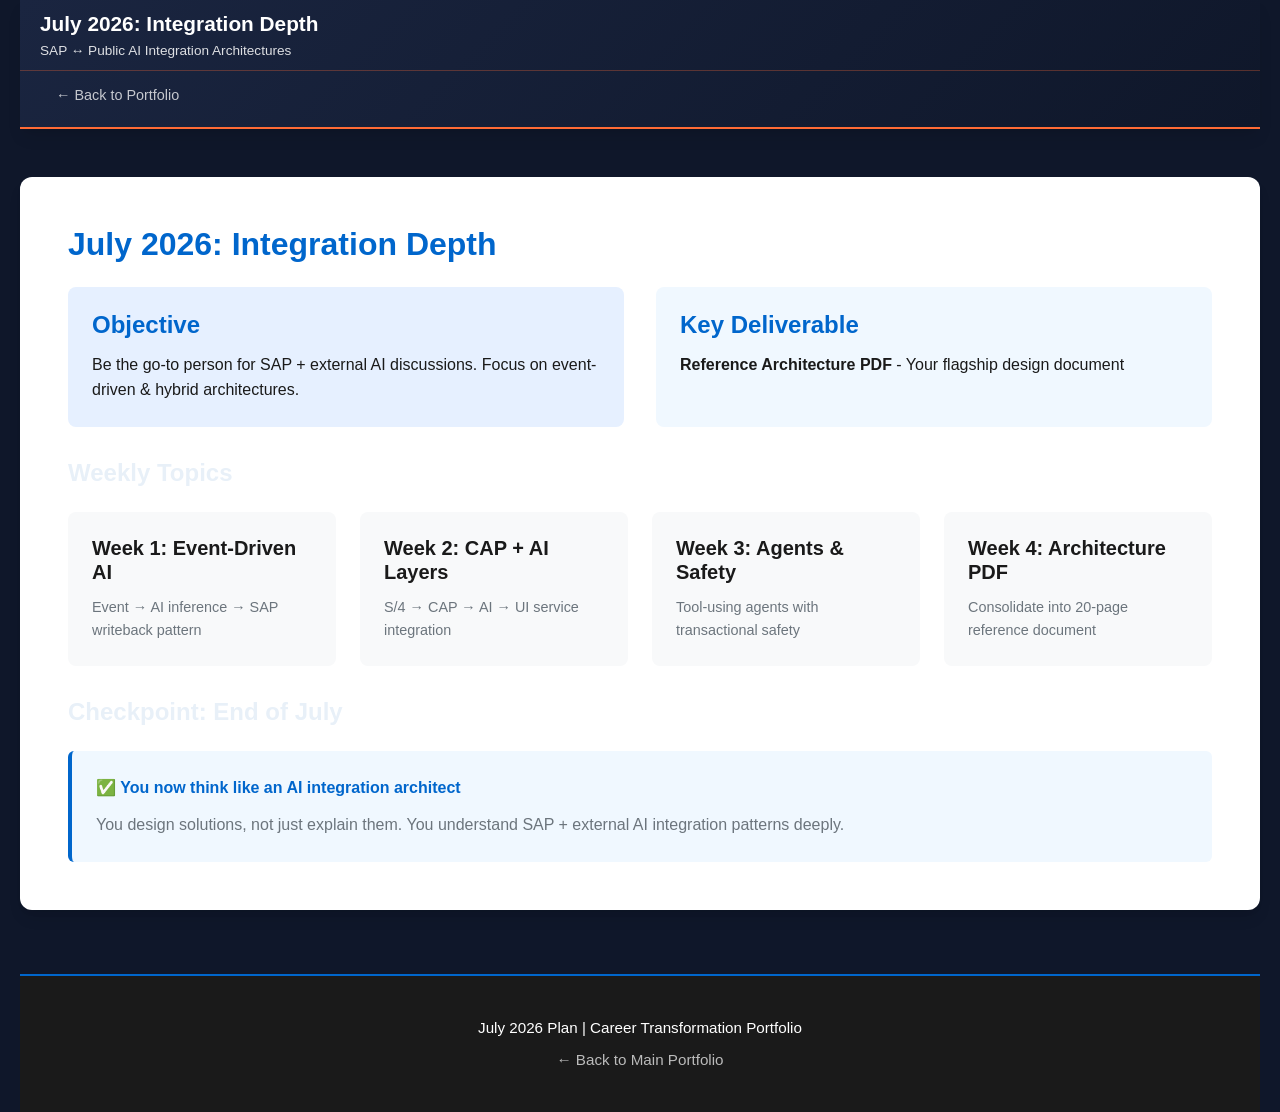
<file: pages/july.html>
<!doctype html>
<html lang="en">
  <head>
    <meta charset="UTF-8" />
    <meta name="viewport" content="width=device-width, initial-scale=1.0" />
    <title>July 2026 - SAP ↔ AI Integration | Career Transformation</title>
    <link rel="stylesheet" href="../assets/style.css" />
  </head>
  <body>
    <div class="container">
      <header class="header">
        <div class="header-content">
          <h1 class="logo">July 2026: Integration Depth</h1>
          <p class="tagline">SAP ↔ Public AI Integration Architectures</p>
        </div>
        <nav class="nav">
          <a href="../index.html" class="nav-link">← Back to Portfolio</a>
        </nav>
      </header>

      <section
        style="
          background: white;
          padding: 3rem;
          border-radius: 12px;
          box-shadow: var(--shadow-lg);
          margin: 3rem 0;
        "
      >
        <h2 style="color: var(--primary); margin-bottom: 1.5rem">
          July 2026: Integration Depth
        </h2>

        <div
          style="
            display: grid;
            grid-template-columns: repeat(auto-fit, minmax(280px, 1fr));
            gap: 2rem;
            margin-bottom: 2rem;
          "
        >
          <div
            style="
              padding: 1.5rem;
              background: var(--primary-light);
              border-radius: 8px;
            "
          >
            <h3 style="color: var(--primary); margin-bottom: 0.75rem">
              Objective
            </h3>
            <p style="margin: 0; color: var(--dark)">
              Be the go-to person for SAP + external AI discussions. Focus on
              event-driven & hybrid architectures.
            </p>
          </div>
          <div style="padding: 1.5rem; background: #f0f8ff; border-radius: 8px">
            <h3 style="color: #0066cc; margin-bottom: 0.75rem">
              Key Deliverable
            </h3>
            <p style="margin: 0; color: var(--dark)">
              <strong>Reference Architecture PDF</strong> - Your flagship design
              document
            </p>
          </div>
        </div>

        <h3 style="margin-top: 2rem; margin-bottom: 1.5rem">Weekly Topics</h3>
        <div
          style="
            display: grid;
            grid-template-columns: repeat(auto-fit, minmax(250px, 1fr));
            gap: 1.5rem;
          "
        >
          <div
            style="
              padding: 1.5rem;
              background: var(--light);
              border-radius: 8px;
            "
          >
            <h4 style="margin: 0 0 0.75rem 0; color: var(--dark)">
              Week 1: Event-Driven AI
            </h4>
            <p style="margin: 0; font-size: 0.9rem; color: var(--gray)">
              Event → AI inference → SAP writeback pattern
            </p>
          </div>
          <div
            style="
              padding: 1.5rem;
              background: var(--light);
              border-radius: 8px;
            "
          >
            <h4 style="margin: 0 0 0.75rem 0; color: var(--dark)">
              Week 2: CAP + AI Layers
            </h4>
            <p style="margin: 0; font-size: 0.9rem; color: var(--gray)">
              S/4 → CAP → AI → UI service integration
            </p>
          </div>
          <div
            style="
              padding: 1.5rem;
              background: var(--light);
              border-radius: 8px;
            "
          >
            <h4 style="margin: 0 0 0.75rem 0; color: var(--dark)">
              Week 3: Agents & Safety
            </h4>
            <p style="margin: 0; font-size: 0.9rem; color: var(--gray)">
              Tool-using agents with transactional safety
            </p>
          </div>
          <div
            style="
              padding: 1.5rem;
              background: var(--light);
              border-radius: 8px;
            "
          >
            <h4 style="margin: 0 0 0.75rem 0; color: var(--dark)">
              Week 4: Architecture PDF
            </h4>
            <p style="margin: 0; font-size: 0.9rem; color: var(--gray)">
              Consolidate into 20-page reference document
            </p>
          </div>
        </div>

        <h3 style="margin-top: 2rem; margin-bottom: 1.5rem">
          Checkpoint: End of July
        </h3>
        <div
          style="
            background: #f0f8ff;
            border-left: 4px solid var(--primary);
            padding: 1.5rem;
            border-radius: 6px;
          "
        >
          <p style="margin: 0; font-weight: 600; color: var(--primary)">
            ✅ You now think like an AI integration architect
          </p>
          <p style="margin: 0.75rem 0 0 0; color: var(--gray)">
            You design solutions, not just explain them. You understand SAP +
            external AI integration patterns deeply.
          </p>
        </div>
      </section>

      <footer class="footer">
        <p>July 2026 Plan | Career Transformation Portfolio</p>
        <p class="footer-note">
          <a href="../index.html" style="color: inherit"
            >← Back to Main Portfolio</a
          >
        </p>
      </footer>
    </div>

    <script src="../assets/js/app.js"></script>
  </body>
</html>
</file>
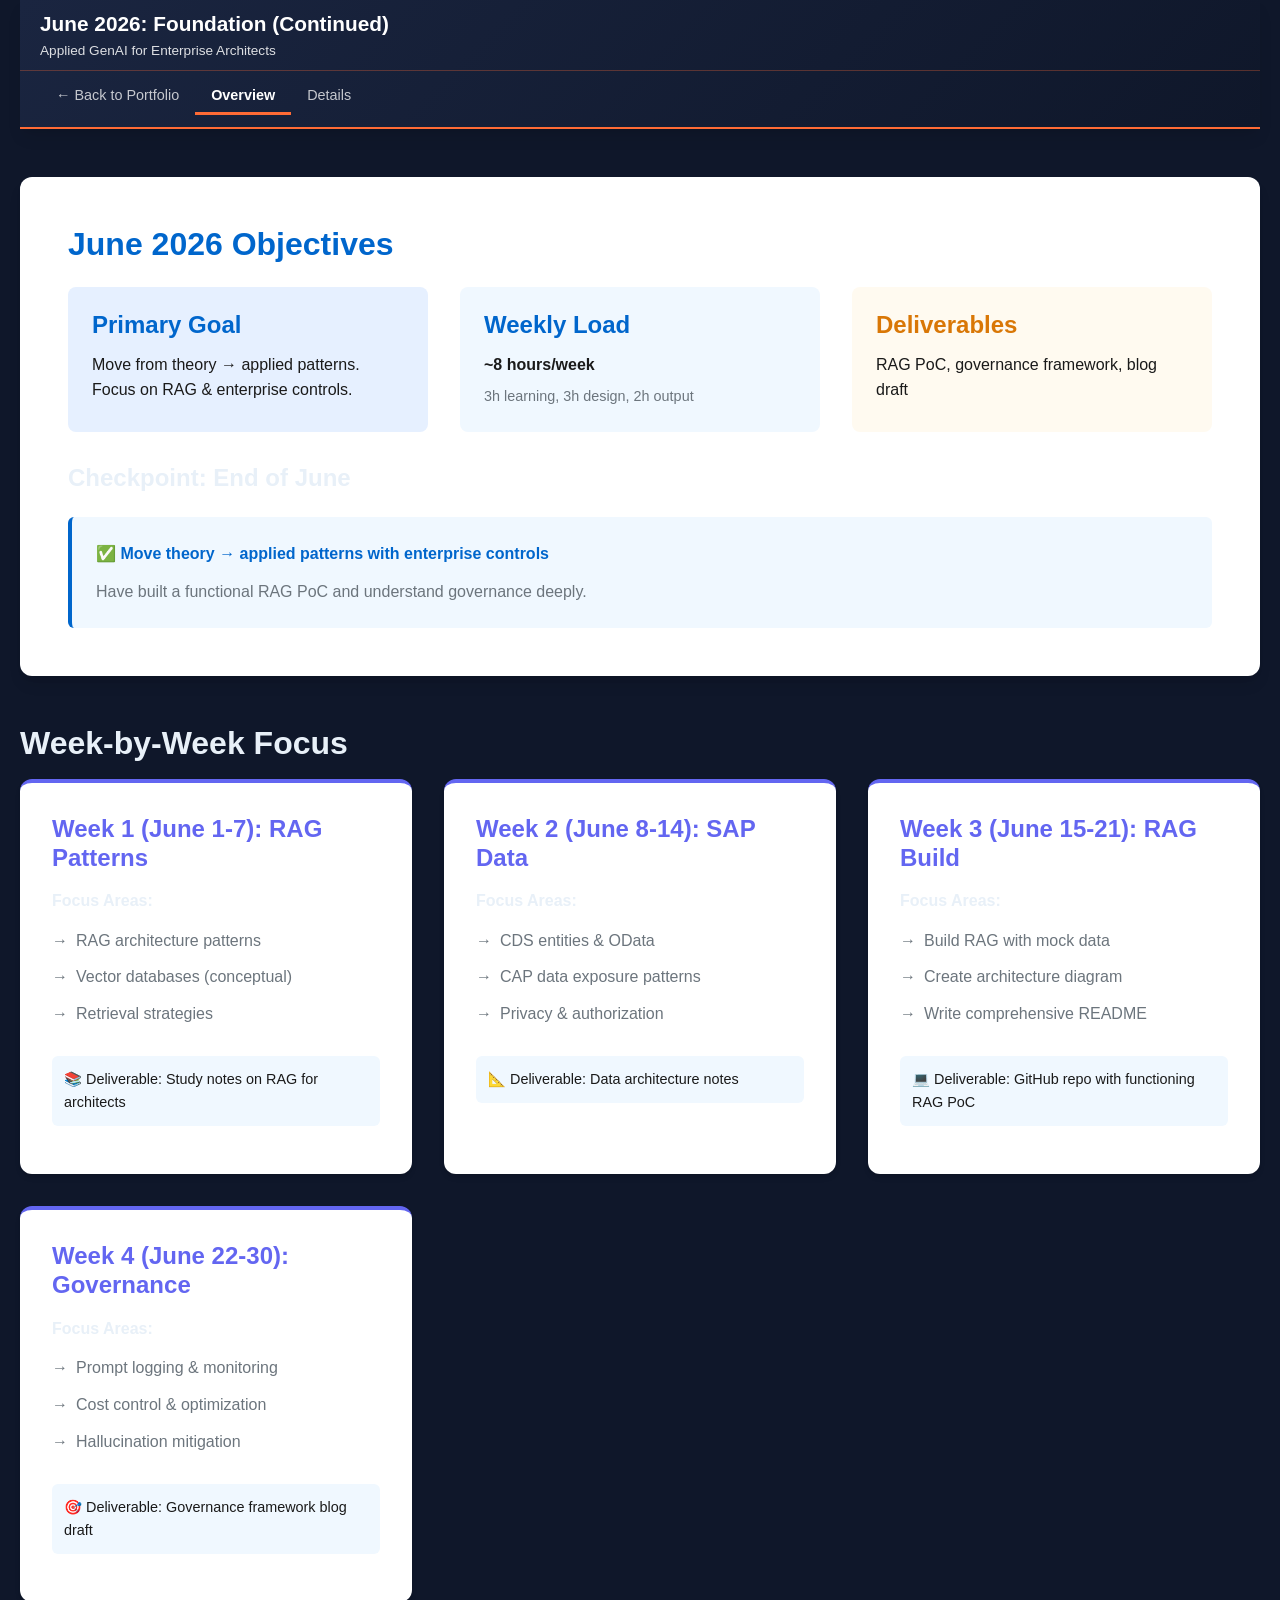
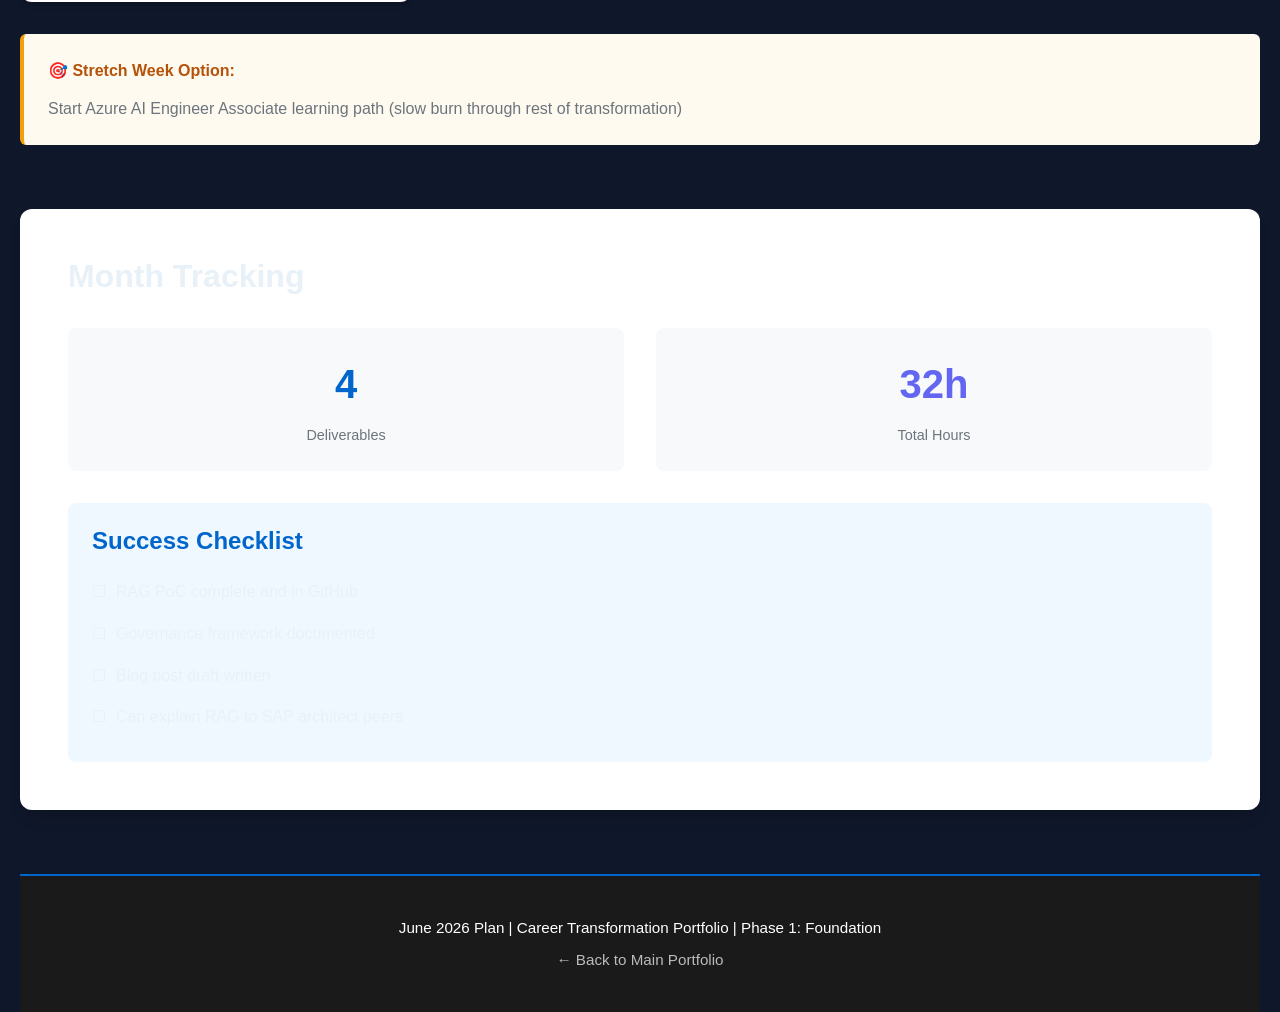
<file: pages/june.html>
<!doctype html>
<html lang="en">
  <head>
    <meta charset="UTF-8" />
    <meta name="viewport" content="width=device-width, initial-scale=1.0" />
    <title>
      June 2026 - Applied GenAI for Enterprise Architects | Career
      Transformation
    </title>
    <link rel="stylesheet" href="../assets/style.css" />
  </head>
  <body>
    <div class="container">
      <header class="header">
        <div class="header-content">
          <h1 class="logo">June 2026: Foundation (Continued)</h1>
          <p class="tagline">Applied GenAI for Enterprise Architects</p>
        </div>
        <nav class="nav">
          <a href="../index.html" class="nav-link">← Back to Portfolio</a>
          <a href="#details" class="nav-link">Overview</a>
          <a href="#weeks" class="nav-link">Details</a>
        </nav>
      </header>

      <section
        id="details"
        style="
          background: white;
          padding: 3rem;
          border-radius: 12px;
          box-shadow: var(--shadow-lg);
          margin: 3rem 0;
        "
      >
        <h2 style="color: var(--primary); margin-bottom: 1.5rem">
          June 2026 Objectives
        </h2>

        <div
          style="
            display: grid;
            grid-template-columns: repeat(auto-fit, minmax(280px, 1fr));
            gap: 2rem;
            margin-bottom: 2rem;
          "
        >
          <div
            style="
              padding: 1.5rem;
              background: var(--primary-light);
              border-radius: 8px;
            "
          >
            <h3 style="color: var(--primary); margin-bottom: 0.75rem">
              Primary Goal
            </h3>
            <p style="margin: 0; color: var(--dark)">
              Move from theory → applied patterns. Focus on RAG & enterprise
              controls.
            </p>
          </div>
          <div style="padding: 1.5rem; background: #f0f8ff; border-radius: 8px">
            <h3 style="color: #0066cc; margin-bottom: 0.75rem">Weekly Load</h3>
            <p style="margin: 0; color: var(--dark)">
              <strong>~8 hours/week</strong>
            </p>
            <p
              style="
                margin: 0.5rem 0 0 0;
                font-size: 0.9rem;
                color: var(--gray);
              "
            >
              3h learning, 3h design, 2h output
            </p>
          </div>
          <div style="padding: 1.5rem; background: #fffaf0; border-radius: 8px">
            <h3 style="color: #d97706; margin-bottom: 0.75rem">Deliverables</h3>
            <p style="margin: 0; color: var(--dark)">
              RAG PoC, governance framework, blog draft
            </p>
          </div>
        </div>

        <h3 style="margin-top: 2rem; margin-bottom: 1.5rem">
          Checkpoint: End of June
        </h3>
        <div
          style="
            background: #f0f8ff;
            border-left: 4px solid var(--primary);
            padding: 1.5rem;
            border-radius: 6px;
          "
        >
          <p style="margin: 0; font-weight: 600; color: var(--primary)">
            ✅ Move theory → applied patterns with enterprise controls
          </p>
          <p style="margin: 0.75rem 0 0 0; color: var(--gray)">
            Have built a functional RAG PoC and understand governance deeply.
          </p>
        </div>
      </section>

      <section id="weeks" style="margin: 3rem 0">
        <h2>Week-by-Week Focus</h2>

        <div
          style="
            display: grid;
            grid-template-columns: repeat(auto-fit, minmax(320px, 1fr));
            gap: 2rem;
          "
        >
          <div
            style="
              background: white;
              padding: 2rem;
              border-radius: 12px;
              box-shadow: var(--shadow-md);
              border-top: 4px solid #6366f1;
            "
          >
            <h3 style="color: #6366f1; margin-bottom: 1rem">
              Week 1 (June 1-7): RAG Patterns
            </h3>
            <p style="font-weight: 600; margin-bottom: 0.5rem">Focus Areas:</p>
            <ul style="list-style: none; padding: 0; margin: 0.5rem 0 1.5rem 0">
              <li
                style="
                  padding: 0.35rem 0;
                  padding-left: 1.5rem;
                  position: relative;
                  color: var(--gray);
                "
              >
                <span style="position: absolute; left: 0">→</span> RAG
                architecture patterns
              </li>
              <li
                style="
                  padding: 0.35rem 0;
                  padding-left: 1.5rem;
                  position: relative;
                  color: var(--gray);
                "
              >
                <span style="position: absolute; left: 0">→</span> Vector
                databases (conceptual)
              </li>
              <li
                style="
                  padding: 0.35rem 0;
                  padding-left: 1.5rem;
                  position: relative;
                  color: var(--gray);
                "
              >
                <span style="position: absolute; left: 0">→</span> Retrieval
                strategies
              </li>
            </ul>
            <p
              style="
                padding: 0.75rem;
                background: #f0f8ff;
                border-radius: 6px;
                margin: 1rem 0;
                color: var(--dark);
                font-weight: 500;
                font-size: 0.9rem;
              "
            >
              📚 Deliverable: Study notes on RAG for architects
            </p>
          </div>

          <div
            style="
              background: white;
              padding: 2rem;
              border-radius: 12px;
              box-shadow: var(--shadow-md);
              border-top: 4px solid #6366f1;
            "
          >
            <h3 style="color: #6366f1; margin-bottom: 1rem">
              Week 2 (June 8-14): SAP Data
            </h3>
            <p style="font-weight: 600; margin-bottom: 0.5rem">Focus Areas:</p>
            <ul style="list-style: none; padding: 0; margin: 0.5rem 0 1.5rem 0">
              <li
                style="
                  padding: 0.35rem 0;
                  padding-left: 1.5rem;
                  position: relative;
                  color: var(--gray);
                "
              >
                <span style="position: absolute; left: 0">→</span> CDS entities
                & OData
              </li>
              <li
                style="
                  padding: 0.35rem 0;
                  padding-left: 1.5rem;
                  position: relative;
                  color: var(--gray);
                "
              >
                <span style="position: absolute; left: 0">→</span> CAP data
                exposure patterns
              </li>
              <li
                style="
                  padding: 0.35rem 0;
                  padding-left: 1.5rem;
                  position: relative;
                  color: var(--gray);
                "
              >
                <span style="position: absolute; left: 0">→</span> Privacy &
                authorization
              </li>
            </ul>
            <p
              style="
                padding: 0.75rem;
                background: #f0f8ff;
                border-radius: 6px;
                margin: 1rem 0;
                color: var(--dark);
                font-weight: 500;
                font-size: 0.9rem;
              "
            >
              📐 Deliverable: Data architecture notes
            </p>
          </div>

          <div
            style="
              background: white;
              padding: 2rem;
              border-radius: 12px;
              box-shadow: var(--shadow-md);
              border-top: 4px solid #6366f1;
            "
          >
            <h3 style="color: #6366f1; margin-bottom: 1rem">
              Week 3 (June 15-21): RAG Build
            </h3>
            <p style="font-weight: 600; margin-bottom: 0.5rem">Focus Areas:</p>
            <ul style="list-style: none; padding: 0; margin: 0.5rem 0 1.5rem 0">
              <li
                style="
                  padding: 0.35rem 0;
                  padding-left: 1.5rem;
                  position: relative;
                  color: var(--gray);
                "
              >
                <span style="position: absolute; left: 0">→</span> Build RAG
                with mock data
              </li>
              <li
                style="
                  padding: 0.35rem 0;
                  padding-left: 1.5rem;
                  position: relative;
                  color: var(--gray);
                "
              >
                <span style="position: absolute; left: 0">→</span> Create
                architecture diagram
              </li>
              <li
                style="
                  padding: 0.35rem 0;
                  padding-left: 1.5rem;
                  position: relative;
                  color: var(--gray);
                "
              >
                <span style="position: absolute; left: 0">→</span> Write
                comprehensive README
              </li>
            </ul>
            <p
              style="
                padding: 0.75rem;
                background: #f0f8ff;
                border-radius: 6px;
                margin: 1rem 0;
                color: var(--dark);
                font-weight: 500;
                font-size: 0.9rem;
              "
            >
              💻 Deliverable: GitHub repo with functioning RAG PoC
            </p>
          </div>

          <div
            style="
              background: white;
              padding: 2rem;
              border-radius: 12px;
              box-shadow: var(--shadow-md);
              border-top: 4px solid #6366f1;
            "
          >
            <h3 style="color: #6366f1; margin-bottom: 1rem">
              Week 4 (June 22-30): Governance
            </h3>
            <p style="font-weight: 600; margin-bottom: 0.5rem">Focus Areas:</p>
            <ul style="list-style: none; padding: 0; margin: 0.5rem 0 1.5rem 0">
              <li
                style="
                  padding: 0.35rem 0;
                  padding-left: 1.5rem;
                  position: relative;
                  color: var(--gray);
                "
              >
                <span style="position: absolute; left: 0">→</span> Prompt
                logging & monitoring
              </li>
              <li
                style="
                  padding: 0.35rem 0;
                  padding-left: 1.5rem;
                  position: relative;
                  color: var(--gray);
                "
              >
                <span style="position: absolute; left: 0">→</span> Cost control
                & optimization
              </li>
              <li
                style="
                  padding: 0.35rem 0;
                  padding-left: 1.5rem;
                  position: relative;
                  color: var(--gray);
                "
              >
                <span style="position: absolute; left: 0">→</span> Hallucination
                mitigation
              </li>
            </ul>
            <p
              style="
                padding: 0.75rem;
                background: #f0f8ff;
                border-radius: 6px;
                margin: 1rem 0;
                color: var(--dark);
                font-weight: 500;
                font-size: 0.9rem;
              "
            >
              🎯 Deliverable: Governance framework blog draft
            </p>
          </div>
        </div>

        <div
          style="
            margin-top: 2rem;
            padding: 1.5rem;
            background: #fffaf0;
            border-left: 4px solid #f59e0b;
            border-radius: 6px;
          "
        >
          <p style="margin: 0 0 0.75rem 0">
            <strong style="color: #b45309">🎯 Stretch Week Option:</strong>
          </p>
          <p style="margin: 0; color: var(--gray)">
            Start Azure AI Engineer Associate learning path (slow burn through
            rest of transformation)
          </p>
        </div>
      </section>

      <!-- Progress Section -->
      <section
        style="
          margin-top: 4rem;
          background: white;
          padding: 3rem;
          border-radius: 12px;
          box-shadow: var(--shadow-lg);
        "
      >
        <h2 style="margin-bottom: 2rem">Month Tracking</h2>
        <div
          style="
            display: grid;
            grid-template-columns: repeat(2, 1fr);
            gap: 2rem;
            margin-bottom: 2rem;
          "
        >
          <div
            style="
              text-align: center;
              padding: 1.5rem;
              background: var(--light);
              border-radius: 8px;
            "
          >
            <div
              style="font-size: 2.5rem; font-weight: 700; color: var(--primary)"
            >
              4
            </div>
            <div
              style="color: var(--gray); font-size: 0.9rem; margin-top: 0.5rem"
            >
              Deliverables
            </div>
          </div>
          <div
            style="
              text-align: center;
              padding: 1.5rem;
              background: var(--light);
              border-radius: 8px;
            "
          >
            <div style="font-size: 2.5rem; font-weight: 700; color: #6366f1">
              32h
            </div>
            <div
              style="color: var(--gray); font-size: 0.9rem; margin-top: 0.5rem"
            >
              Total Hours
            </div>
          </div>
        </div>

        <div style="padding: 1.5rem; background: #f0f8ff; border-radius: 8px">
          <h3 style="color: var(--primary); margin-bottom: 1rem; margin-top: 0">
            Success Checklist
          </h3>
          <ul style="list-style: none; padding: 0; margin: 0">
            <li
              style="
                padding: 0.5rem 0;
                padding-left: 1.5rem;
                position: relative;
              "
            >
              <span style="position: absolute; left: 0">☐</span> RAG PoC
              complete and in GitHub
            </li>
            <li
              style="
                padding: 0.5rem 0;
                padding-left: 1.5rem;
                position: relative;
              "
            >
              <span style="position: absolute; left: 0">☐</span> Governance
              framework documented
            </li>
            <li
              style="
                padding: 0.5rem 0;
                padding-left: 1.5rem;
                position: relative;
              "
            >
              <span style="position: absolute; left: 0">☐</span> Blog post draft
              written
            </li>
            <li
              style="
                padding: 0.5rem 0;
                padding-left: 1.5rem;
                position: relative;
              "
            >
              <span style="position: absolute; left: 0">☐</span> Can explain RAG
              to SAP architect peers
            </li>
          </ul>
        </div>
      </section>

      <footer class="footer">
        <p>
          June 2026 Plan | Career Transformation Portfolio | Phase 1: Foundation
        </p>
        <p class="footer-note">
          <a href="../index.html" style="color: inherit"
            >← Back to Main Portfolio</a
          >
        </p>
      </footer>
    </div>

    <script src="../assets/js/app.js"></script>
  </body>
</html>
</file>
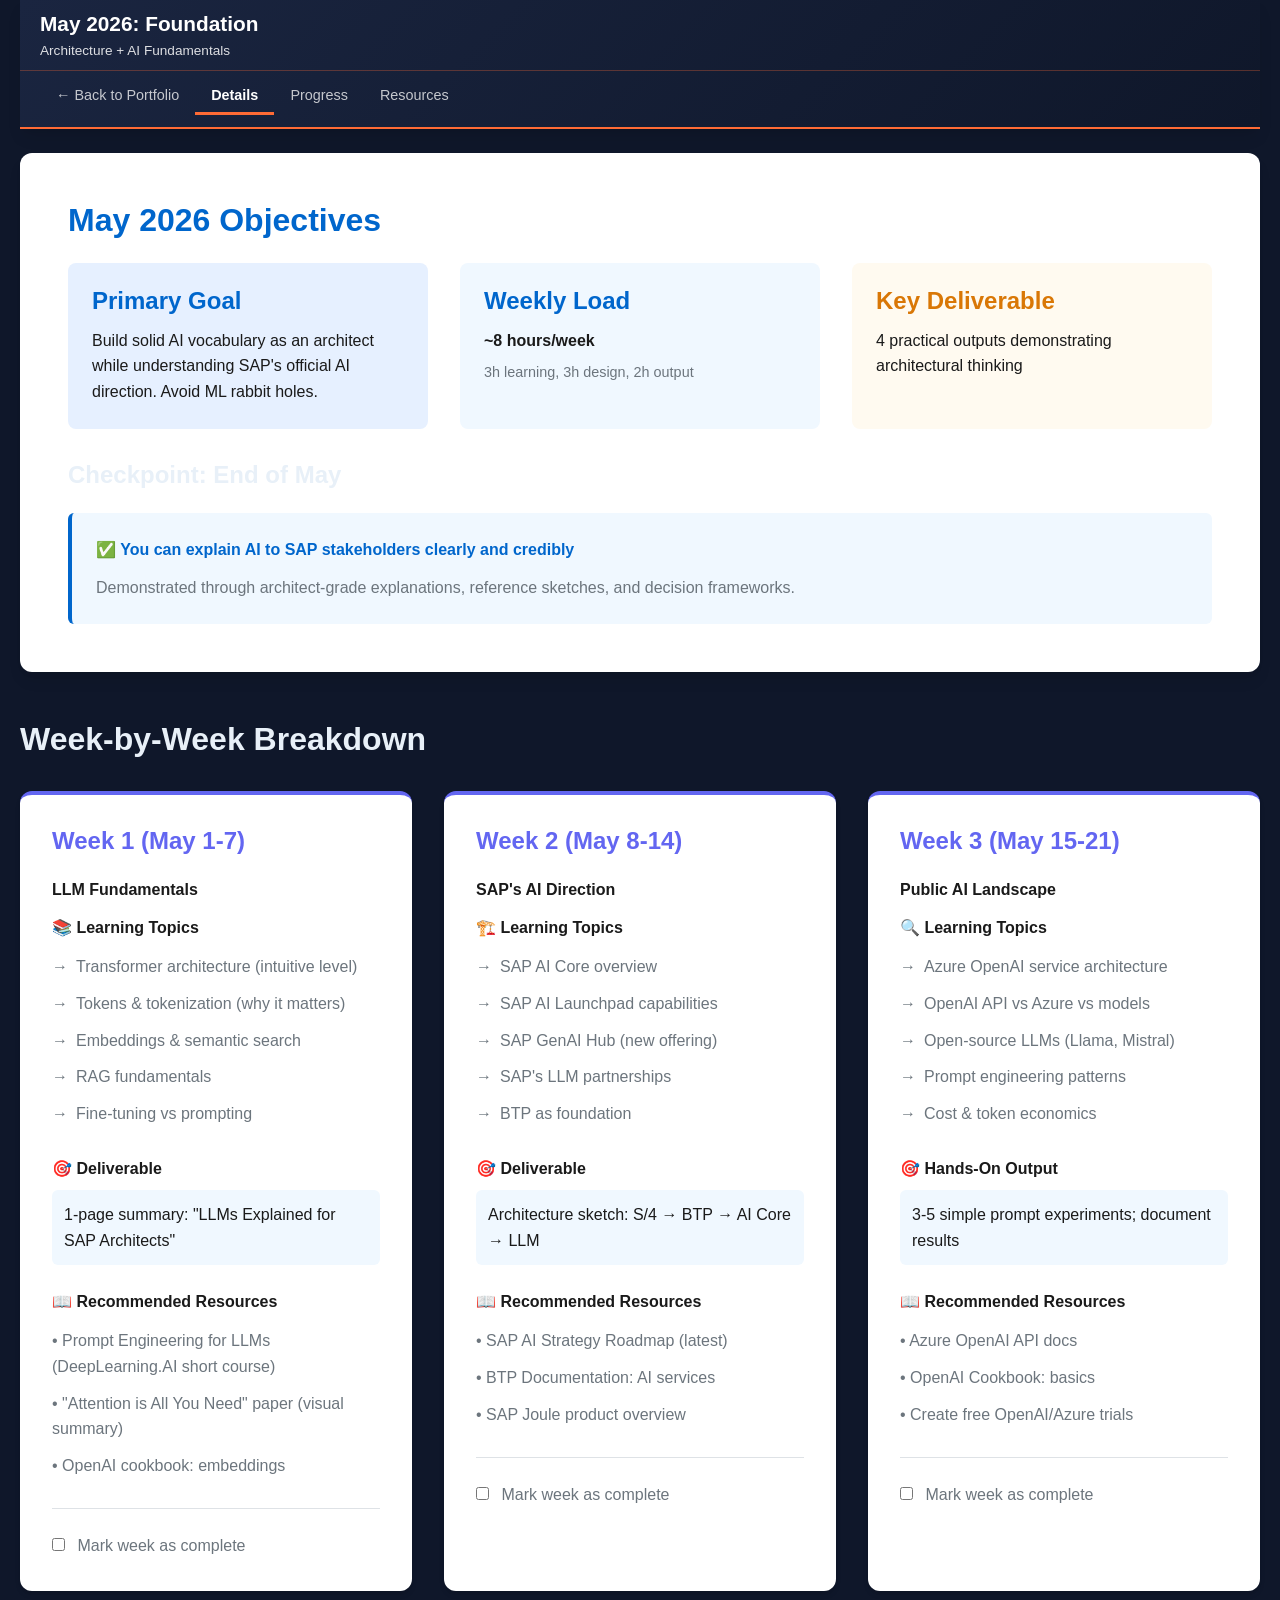
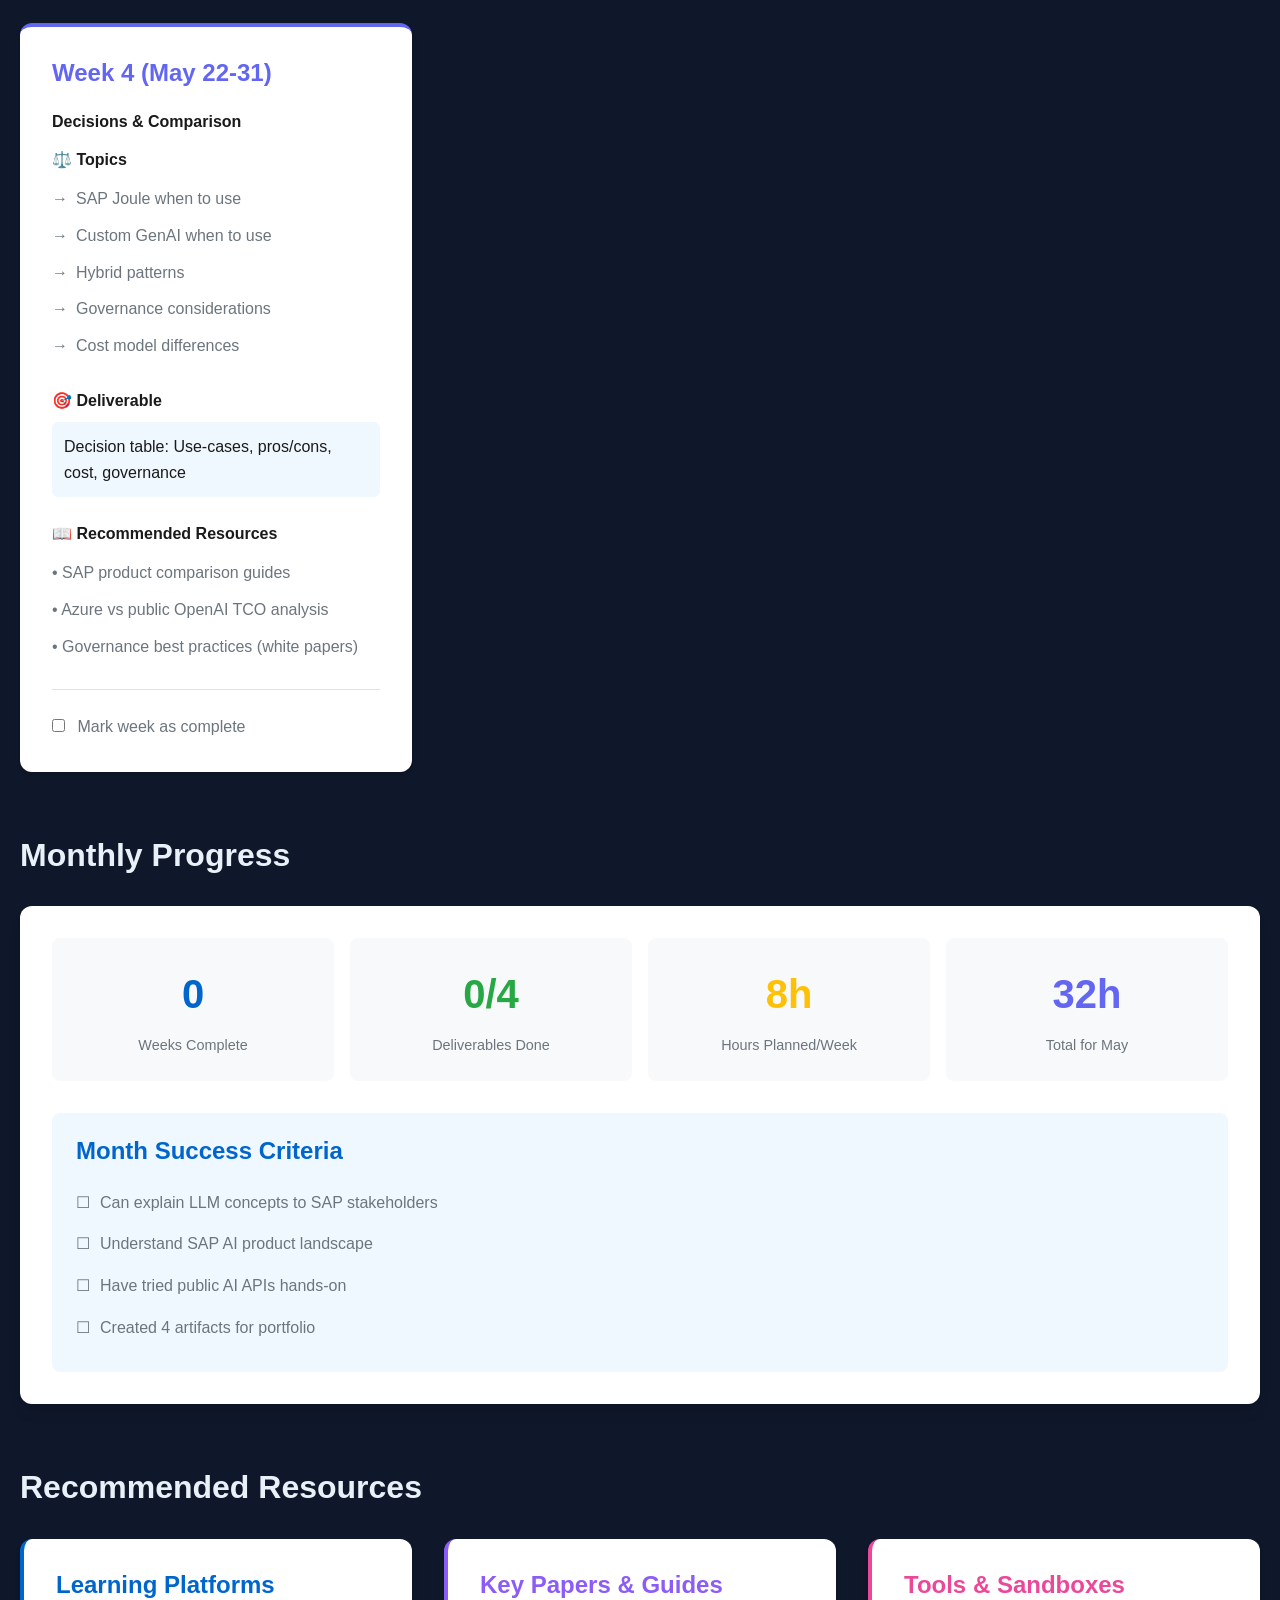
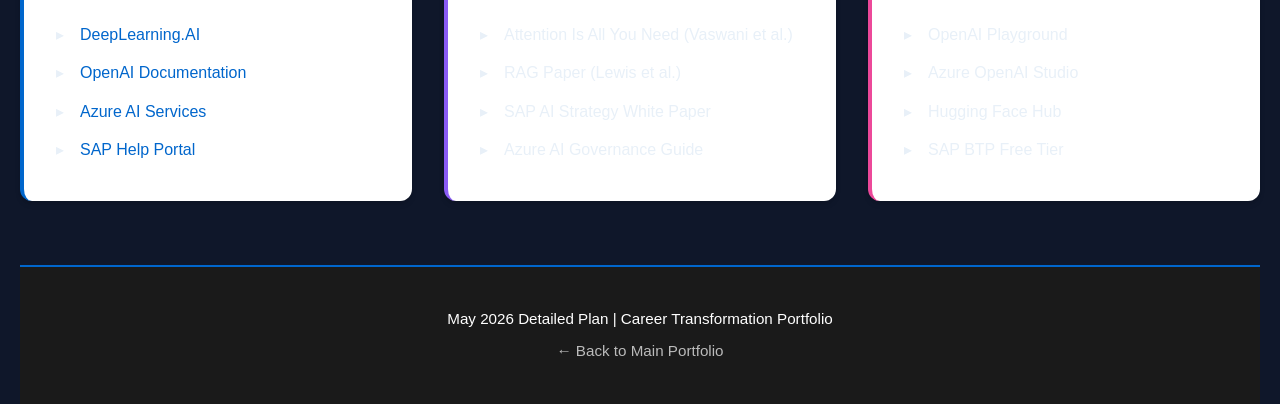
<file: pages/may.html>
<!DOCTYPE html>
<html lang="en">
<head>
    <meta charset="UTF-8">
    <meta name="viewport" content="width=device-width, initial-scale=1.0">
    <title>May 2026 - Architecture + AI Fundamentals | Career Transformation</title>
    <link rel="stylesheet" href="../assets/style.css">
</head>
<body>
    <div class="container">
        <!-- Header -->
        <header class="header">
            <div class="header-content">
                <h1 class="logo">May 2026: Foundation</h1>
                <p class="tagline">Architecture + AI Fundamentals</p>
            </div>
            <nav class="nav">
                <a href="../index.html" class="nav-link">← Back to Portfolio</a>
                <a href="#details" class="nav-link">Details</a>
                <a href="#progress" class="nav-link">Progress</a>
                <a href="#resources" class="nav-link">Resources</a>
            </nav>
        </header>

        <!-- Month Overview -->
        <section class="month-overview" id="details">
            <div style="background: white; padding: 3rem; border-radius: 12px; box-shadow: var(--shadow-lg); margin-bottom: 3rem;">
                <h2 style="color: var(--primary); margin-bottom: 1.5rem;">May 2026 Objectives</h2>
                
                <div style="display: grid; grid-template-columns: repeat(auto-fit, minmax(280px, 1fr)); gap: 2rem; margin-bottom: 2rem;">
                    <div style="padding: 1.5rem; background: var(--primary-light); border-radius: 8px;">
                        <h3 style="color: var(--primary); margin-bottom: 0.75rem;">Primary Goal</h3>
                        <p style="margin: 0; color: var(--dark);">Build solid AI vocabulary as an architect while understanding SAP's official AI direction. Avoid ML rabbit holes.</p>
                    </div>
                    <div style="padding: 1.5rem; background: #f0f8ff; border-radius: 8px;">
                        <h3 style="color: #0066cc; margin-bottom: 0.75rem;">Weekly Load</h3>
                        <p style="margin: 0; color: var(--dark);"><strong>~8 hours/week</strong></p>
                        <p style="margin: 0.5rem 0 0 0; font-size: 0.9rem; color: var(--gray);">3h learning, 3h design, 2h output</p>
                    </div>
                    <div style="padding: 1.5rem; background: #fffaf0; border-radius: 8px;">
                        <h3 style="color: #d97706; margin-bottom: 0.75rem;">Key Deliverable</h3>
                        <p style="margin: 0; color: var(--dark);">4 practical outputs demonstrating architectural thinking</p>
                    </div>
                </div>

                <h3 style="margin-top: 2rem; margin-bottom: 1.5rem;">Checkpoint: End of May</h3>
                <div style="background: #f0f8ff; border-left: 4px solid var(--primary); padding: 1.5rem; border-radius: 6px;">
                    <p style="margin: 0; font-weight: 600; color: var(--primary);">✅ You can explain AI to SAP stakeholders clearly and credibly</p>
                    <p style="margin: 0.75rem 0 0 0; color: var(--gray);">Demonstrated through architect-grade explanations, reference sketches, and decision frameworks.</p>
                </div>
            </div>
        </section>

        <!-- Weekly Breakdown -->
        <section class="weekly-details">
            <h2 style="margin-bottom: 2rem;">Week-by-Week Breakdown</h2>
            
            <div style="display: grid; grid-template-columns: repeat(auto-fit, minmax(350px, 1fr)); gap: 2rem;">
                <!-- Week 1 -->
                <div style="background: white; padding: 2rem; border-radius: 12px; box-shadow: var(--shadow-md); border-top: 4px solid #6366f1;">
                    <h3 style="color: #6366f1; margin-bottom: 1.5rem;">Week 1 (May 1-7)</h3>
                    <h4 style="font-size: 1rem; color: var(--dark); margin-bottom: 1rem;">LLM Fundamentals</h4>
                    
                    <div style="margin-bottom: 1.5rem;">
                        <p style="font-weight: 600; color: var(--dark); margin-bottom: 0.5rem;">📚 Learning Topics</p>
                        <ul style="list-style: none; padding: 0; margin: 0;">
                            <li style="padding: 0.35rem 0; padding-left: 1.5rem; position: relative; color: var(--gray);">
                                <span style="position: absolute; left: 0;">→</span> Transformer architecture (intuitive level)
                            </li>
                            <li style="padding: 0.35rem 0; padding-left: 1.5rem; position: relative; color: var(--gray);">
                                <span style="position: absolute; left: 0;">→</span> Tokens & tokenization (why it matters)
                            </li>
                            <li style="padding: 0.35rem 0; padding-left: 1.5rem; position: relative; color: var(--gray);">
                                <span style="position: absolute; left: 0;">→</span> Embeddings & semantic search
                            </li>
                            <li style="padding: 0.35rem 0; padding-left: 1.5rem; position: relative; color: var(--gray);">
                                <span style="position: absolute; left: 0;">→</span> RAG fundamentals
                            </li>
                            <li style="padding: 0.35rem 0; padding-left: 1.5rem; position: relative; color: var(--gray);">
                                <span style="position: absolute; left: 0;">→</span> Fine-tuning vs prompting
                            </li>
                        </ul>
                    </div>

                    <div style="margin-bottom: 1.5rem;">
                        <p style="font-weight: 600; color: var(--dark); margin-bottom: 0.5rem;">🎯 Deliverable</p>
                        <p style="margin: 0; padding: 0.75rem; background: #f0f8ff; border-radius: 6px; color: var(--dark); font-weight: 500;">
                            1-page summary: "LLMs Explained for SAP Architects"
                        </p>
                    </div>

                    <div>
                        <p style="font-weight: 600; color: var(--dark); margin-bottom: 0.5rem;">📖 Recommended Resources</p>
                        <ul style="list-style: none; padding: 0; margin: 0;">
                            <li style="padding: 0.35rem 0; color: var(--gray);">• Prompt Engineering for LLMs (DeepLearning.AI short course)</li>
                            <li style="padding: 0.35rem 0; color: var(--gray);">• "Attention is All You Need" paper (visual summary)</li>
                            <li style="padding: 0.35rem 0; color: var(--gray);">• OpenAI cookbook: embeddings</li>
                        </ul>
                    </div>

                    <div style="margin-top: 1.5rem; padding-top: 1.5rem; border-top: 1px solid var(--border);">
                        <input type="checkbox" id="week1" style="margin-right: 0.5rem;">
                        <label for="week1" style="color: var(--gray); cursor: pointer;">Mark week as complete</label>
                    </div>
                </div>

                <!-- Week 2 -->
                <div style="background: white; padding: 2rem; border-radius: 12px; box-shadow: var(--shadow-md); border-top: 4px solid #6366f1;">
                    <h3 style="color: #6366f1; margin-bottom: 1.5rem;">Week 2 (May 8-14)</h3>
                    <h4 style="font-size: 1rem; color: var(--dark); margin-bottom: 1rem;">SAP's AI Direction</h4>
                    
                    <div style="margin-bottom: 1.5rem;">
                        <p style="font-weight: 600; color: var(--dark); margin-bottom: 0.5rem;">🏗️ Learning Topics</p>
                        <ul style="list-style: none; padding: 0; margin: 0;">
                            <li style="padding: 0.35rem 0; padding-left: 1.5rem; position: relative; color: var(--gray);">
                                <span style="position: absolute; left: 0;">→</span> SAP AI Core overview
                            </li>
                            <li style="padding: 0.35rem 0; padding-left: 1.5rem; position: relative; color: var(--gray);">
                                <span style="position: absolute; left: 0;">→</span> SAP AI Launchpad capabilities
                            </li>
                            <li style="padding: 0.35rem 0; padding-left: 1.5rem; position: relative; color: var(--gray);">
                                <span style="position: absolute; left: 0;">→</span> SAP GenAI Hub (new offering)
                            </li>
                            <li style="padding: 0.35rem 0; padding-left: 1.5rem; position: relative; color: var(--gray);">
                                <span style="position: absolute; left: 0;">→</span> SAP's LLM partnerships
                            </li>
                            <li style="padding: 0.35rem 0; padding-left: 1.5rem; position: relative; color: var(--gray);">
                                <span style="position: absolute; left: 0;">→</span> BTP as foundation
                            </li>
                        </ul>
                    </div>

                    <div style="margin-bottom: 1.5rem;">
                        <p style="font-weight: 600; color: var(--dark); margin-bottom: 0.5rem;">🎯 Deliverable</p>
                        <p style="margin: 0; padding: 0.75rem; background: #f0f8ff; border-radius: 6px; color: var(--dark); font-weight: 500;">
                            Architecture sketch: S/4 → BTP → AI Core → LLM
                        </p>
                    </div>

                    <div>
                        <p style="font-weight: 600; color: var(--dark); margin-bottom: 0.5rem;">📖 Recommended Resources</p>
                        <ul style="list-style: none; padding: 0; margin: 0;">
                            <li style="padding: 0.35rem 0; color: var(--gray);">• SAP AI Strategy Roadmap (latest)</li>
                            <li style="padding: 0.35rem 0; color: var(--gray);">• BTP Documentation: AI services</li>
                            <li style="padding: 0.35rem 0; color: var(--gray);">• SAP Joule product overview</li>
                        </ul>
                    </div>

                    <div style="margin-top: 1.5rem; padding-top: 1.5rem; border-top: 1px solid var(--border);">
                        <input type="checkbox" id="week2" style="margin-right: 0.5rem;">
                        <label for="week2" style="color: var(--gray); cursor: pointer;">Mark week as complete</label>
                    </div>
                </div>

                <!-- Week 3 -->
                <div style="background: white; padding: 2rem; border-radius: 12px; box-shadow: var(--shadow-md); border-top: 4px solid #6366f1;">
                    <h3 style="color: #6366f1; margin-bottom: 1.5rem;">Week 3 (May 15-21)</h3>
                    <h4 style="font-size: 1rem; color: var(--dark); margin-bottom: 1rem;">Public AI Landscape</h4>
                    
                    <div style="margin-bottom: 1.5rem;">
                        <p style="font-weight: 600; color: var(--dark); margin-bottom: 0.5rem;">🔍 Learning Topics</p>
                        <ul style="list-style: none; padding: 0; margin: 0;">
                            <li style="padding: 0.35rem 0; padding-left: 1.5rem; position: relative; color: var(--gray);">
                                <span style="position: absolute; left: 0;">→</span> Azure OpenAI service architecture
                            </li>
                            <li style="padding: 0.35rem 0; padding-left: 1.5rem; position: relative; color: var(--gray);">
                                <span style="position: absolute; left: 0;">→</span> OpenAI API vs Azure vs models
                            </li>
                            <li style="padding: 0.35rem 0; padding-left: 1.5rem; position: relative; color: var(--gray);">
                                <span style="position: absolute; left: 0;">→</span> Open-source LLMs (Llama, Mistral)
                            </li>
                            <li style="padding: 0.35rem 0; padding-left: 1.5rem; position: relative; color: var(--gray);">
                                <span style="position: absolute; left: 0;">→</span> Prompt engineering patterns
                            </li>
                            <li style="padding: 0.35rem 0; padding-left: 1.5rem; position: relative; color: var(--gray);">
                                <span style="position: absolute; left: 0;">→</span> Cost & token economics
                            </li>
                        </ul>
                    </div>

                    <div style="margin-bottom: 1.5rem;">
                        <p style="font-weight: 600; color: var(--dark); margin-bottom: 0.5rem;">🎯 Hands-On Output</p>
                        <p style="margin: 0; padding: 0.75rem; background: #f0f8ff; border-radius: 6px; color: var(--dark); font-weight: 500;">
                            3-5 simple prompt experiments; document results
                        </p>
                    </div>

                    <div>
                        <p style="font-weight: 600; color: var(--dark); margin-bottom: 0.5rem;">📖 Recommended Resources</p>
                        <ul style="list-style: none; padding: 0; margin: 0;">
                            <li style="padding: 0.35rem 0; color: var(--gray);">• Azure OpenAI API docs</li>
                            <li style="padding: 0.35rem 0; color: var(--gray);">• OpenAI Cookbook: basics</li>
                            <li style="padding: 0.35rem 0; color: var(--gray);">• Create free OpenAI/Azure trials</li>
                        </ul>
                    </div>

                    <div style="margin-top: 1.5rem; padding-top: 1.5rem; border-top: 1px solid var(--border);">
                        <input type="checkbox" id="week3" style="margin-right: 0.5rem;">
                        <label for="week3" style="color: var(--gray); cursor: pointer;">Mark week as complete</label>
                    </div>
                </div>

                <!-- Week 4 -->
                <div style="background: white; padding: 2rem; border-radius: 12px; box-shadow: var(--shadow-md); border-top: 4px solid #6366f1;">
                    <h3 style="color: #6366f1; margin-bottom: 1.5rem;">Week 4 (May 22-31)</h3>
                    <h4 style="font-size: 1rem; color: var(--dark); margin-bottom: 1rem;">Decisions & Comparison</h4>
                    
                    <div style="margin-bottom: 1.5rem;">
                        <p style="font-weight: 600; color: var(--dark); margin-bottom: 0.5rem;">⚖️ Topics</p>
                        <ul style="list-style: none; padding: 0; margin: 0;">
                            <li style="padding: 0.35rem 0; padding-left: 1.5rem; position: relative; color: var(--gray);">
                                <span style="position: absolute; left: 0;">→</span> SAP Joule when to use
                            </li>
                            <li style="padding: 0.35rem 0; padding-left: 1.5rem; position: relative; color: var(--gray);">
                                <span style="position: absolute; left: 0;">→</span> Custom GenAI when to use
                            </li>
                            <li style="padding: 0.35rem 0; padding-left: 1.5rem; position: relative; color: var(--gray);">
                                <span style="position: absolute; left: 0;">→</span> Hybrid patterns
                            </li>
                            <li style="padding: 0.35rem 0; padding-left: 1.5rem; position: relative; color: var(--gray);">
                                <span style="position: absolute; left: 0;">→</span> Governance considerations
                            </li>
                            <li style="padding: 0.35rem 0; padding-left: 1.5rem; position: relative; color: var(--gray);">
                                <span style="position: absolute; left: 0;">→</span> Cost model differences
                            </li>
                        </ul>
                    </div>

                    <div style="margin-bottom: 1.5rem;">
                        <p style="font-weight: 600; color: var(--dark); margin-bottom: 0.5rem;">🎯 Deliverable</p>
                        <p style="margin: 0; padding: 0.75rem; background: #f0f8ff; border-radius: 6px; color: var(--dark); font-weight: 500;">
                            Decision table: Use-cases, pros/cons, cost, governance
                        </p>
                    </div>

                    <div>
                        <p style="font-weight: 600; color: var(--dark); margin-bottom: 0.5rem;">📖 Recommended Resources</p>
                        <ul style="list-style: none; padding: 0; margin: 0;">
                            <li style="padding: 0.35rem 0; color: var(--gray);">• SAP product comparison guides</li>
                            <li style="padding: 0.35rem 0; color: var(--gray);">• Azure vs public OpenAI TCO analysis</li>
                            <li style="padding: 0.35rem 0; color: var(--gray);">• Governance best practices (white papers)</li>
                        </ul>
                    </div>

                    <div style="margin-top: 1.5rem; padding-top: 1.5rem; border-top: 1px solid var(--border);">
                        <input type="checkbox" id="week4" style="margin-right: 0.5rem;">
                        <label for="week4" style="color: var(--gray); cursor: pointer;">Mark week as complete</label>
                    </div>
                </div>
            </div>
        </section>

        <!-- Progress Tracker -->
        <section id="progress" style="margin-top: 4rem; margin-bottom: 4rem;">
            <h2 style="margin-bottom: 2rem;">Monthly Progress</h2>
            <div style="background: white; padding: 2rem; border-radius: 12px; box-shadow: var(--shadow-lg);">
                <div style="display: grid; grid-template-columns: repeat(4, 1fr); gap: 1rem; margin-bottom: 2rem;">
                    <div style="text-align: center; padding: 1.5rem; background: var(--light); border-radius: 8px;">
                        <div style="font-size: 2.5rem; font-weight: 700; color: var(--primary);">0</div>
                        <div style="color: var(--gray); font-size: 0.9rem; margin-top: 0.5rem;">Weeks Complete</div>
                    </div>
                    <div style="text-align: center; padding: 1.5rem; background: var(--light); border-radius: 8px;">
                        <div style="font-size: 2.5rem; font-weight: 700; color: var(--success);">0/4</div>
                        <div style="color: var(--gray); font-size: 0.9rem; margin-top: 0.5rem;">Deliverables Done</div>
                    </div>
                    <div style="text-align: center; padding: 1.5rem; background: var(--light); border-radius: 8px;">
                        <div style="font-size: 2.5rem; font-weight: 700; color: var(--warning);">8h</div>
                        <div style="color: var(--gray); font-size: 0.9rem; margin-top: 0.5rem;">Hours Planned/Week</div>
                    </div>
                    <div style="text-align: center; padding: 1.5rem; background: var(--light); border-radius: 8px;">
                        <div style="font-size: 2.5rem; font-weight: 700; color: #6366f1;">32h</div>
                        <div style="color: var(--gray); font-size: 0.9rem; margin-top: 0.5rem;">Total for May</div>
                    </div>
                </div>

                <div style="padding: 1.5rem; background: #f0f8ff; border-radius: 8px;">
                    <h3 style="color: var(--primary); margin-bottom: 1rem; margin-top: 0;">Month Success Criteria</h3>
                    <ul style="list-style: none; padding: 0; margin: 0;">
                        <li style="padding: 0.5rem 0; padding-left: 1.5rem; position: relative; color: var(--gray);">
                            <span style="position: absolute; left: 0;">☐</span> Can explain LLM concepts to SAP stakeholders
                        </li>
                        <li style="padding: 0.5rem 0; padding-left: 1.5rem; position: relative; color: var(--gray);">
                            <span style="position: absolute; left: 0;">☐</span> Understand SAP AI product landscape
                        </li>
                        <li style="padding: 0.5rem 0; padding-left: 1.5rem; position: relative; color: var(--gray);">
                            <span style="position: absolute; left: 0;">☐</span> Have tried public AI APIs hands-on
                        </li>
                        <li style="padding: 0.5rem 0; padding-left: 1.5rem; position: relative; color: var(--gray);">
                            <span style="position: absolute; left: 0;">☐</span> Created 4 artifacts for portfolio
                        </li>
                    </ul>
                </div>
            </div>
        </section>

        <!-- Resources Section -->
        <section id="resources" style="margin-bottom: 4rem;">
            <h2 style="margin-bottom: 2rem;">Recommended Resources</h2>
            
            <div style="display: grid; grid-template-columns: repeat(auto-fit, minmax(320px, 1fr)); gap: 2rem;">
                <div style="background: white; padding: 2rem; border-radius: 12px; box-shadow: var(--shadow-md); border-left: 4px solid var(--primary);">
                    <h3 style="color: var(--primary); margin-bottom: 1rem;">Learning Platforms</h3>
                    <ul style="list-style: none; padding: 0; margin: 0;">
                        <li style="padding: 0.4rem 0; padding-left: 1.5rem; position: relative;"><span style="position: absolute; left: 0;">▸</span><a href="https://www.deeplearning.ai" target="_blank">DeepLearning.AI</a></li>
                        <li style="padding: 0.4rem 0; padding-left: 1.5rem; position: relative;"><span style="position: absolute; left: 0;">▸</span><a href="https://platform.openai.com/docs" target="_blank">OpenAI Documentation</a></li>
                        <li style="padding: 0.4rem 0; padding-left: 1.5rem; position: relative;"><span style="position: absolute; left: 0;">▸</span><a href="https://learn.microsoft.com/en-us/azure/ai-services/" target="_blank">Azure AI Services</a></li>
                        <li style="padding: 0.4rem 0; padding-left: 1.5rem; position: relative;"><span style="position: absolute; left: 0;">▸</span><a href="https://help.sap.com" target="_blank">SAP Help Portal</a></li>
                    </ul>
                </div>

                <div style="background: white; padding: 2rem; border-radius: 12px; box-shadow: var(--shadow-md); border-left: 4px solid #8b5cf6;">
                    <h3 style="color: #8b5cf6; margin-bottom: 1rem;">Key Papers & Guides</h3>
                    <ul style="list-style: none; padding: 0; margin: 0;">
                        <li style="padding: 0.4rem 0; padding-left: 1.5rem; position: relative;"><span style="position: absolute; left: 0;">▸</span>Attention Is All You Need (Vaswani et al.)</li>
                        <li style="padding: 0.4rem 0; padding-left: 1.5rem; position: relative;"><span style="position: absolute; left: 0;">▸</span>RAG Paper (Lewis et al.)</li>
                        <li style="padding: 0.4rem 0; padding-left: 1.5rem; position: relative;"><span style="position: absolute; left: 0;">▸</span>SAP AI Strategy White Paper</li>
                        <li style="padding: 0.4rem 0; padding-left: 1.5rem; position: relative;"><span style="position: absolute; left: 0;">▸</span>Azure AI Governance Guide</li>
                    </ul>
                </div>

                <div style="background: white; padding: 2rem; border-radius: 12px; box-shadow: var(--shadow-md); border-left: 4px solid #ec4899;">
                    <h3 style="color: #ec4899; margin-bottom: 1rem;">Tools & Sandboxes</h3>
                    <ul style="list-style: none; padding: 0; margin: 0;">
                        <li style="padding: 0.4rem 0; padding-left: 1.5rem; position: relative;"><span style="position: absolute; left: 0;">▸</span>OpenAI Playground</li>
                        <li style="padding: 0.4rem 0; padding-left: 1.5rem; position: relative;"><span style="position: absolute; left: 0;">▸</span>Azure OpenAI Studio</li>
                        <li style="padding: 0.4rem 0; padding-left: 1.5rem; position: relative;"><span style="position: absolute; left: 0;">▸</span>Hugging Face Hub</li>
                        <li style="padding: 0.4rem 0; padding-left: 1.5rem; position: relative;"><span style="position: absolute; left: 0;">▸</span>SAP BTP Free Tier</li>
                    </ul>
                </div>
            </div>
        </section>

        <!-- Footer -->
        <footer class="footer">
            <p>May 2026 Detailed Plan | Career Transformation Portfolio</p>
            <p class="footer-note"><a href="../index.html" style="color: inherit;">← Back to Main Portfolio</a></p>
        </footer>
    </div>

    <script src="../assets/js/app.js"></script>
    <script>
        // Track week completion
        document.querySelectorAll('input[type="checkbox"]').forEach(checkbox => {
            const week = checkbox.id;
            const stored = localStorage.getItem(`may-${week}-complete`);
            if (stored) checkbox.checked = true;

            checkbox.addEventListener('change', () => {
                localStorage.setItem(`may-${week}-complete`, checkbox.checked);
            });
        });
    </script>
</body>
</html>
</file>
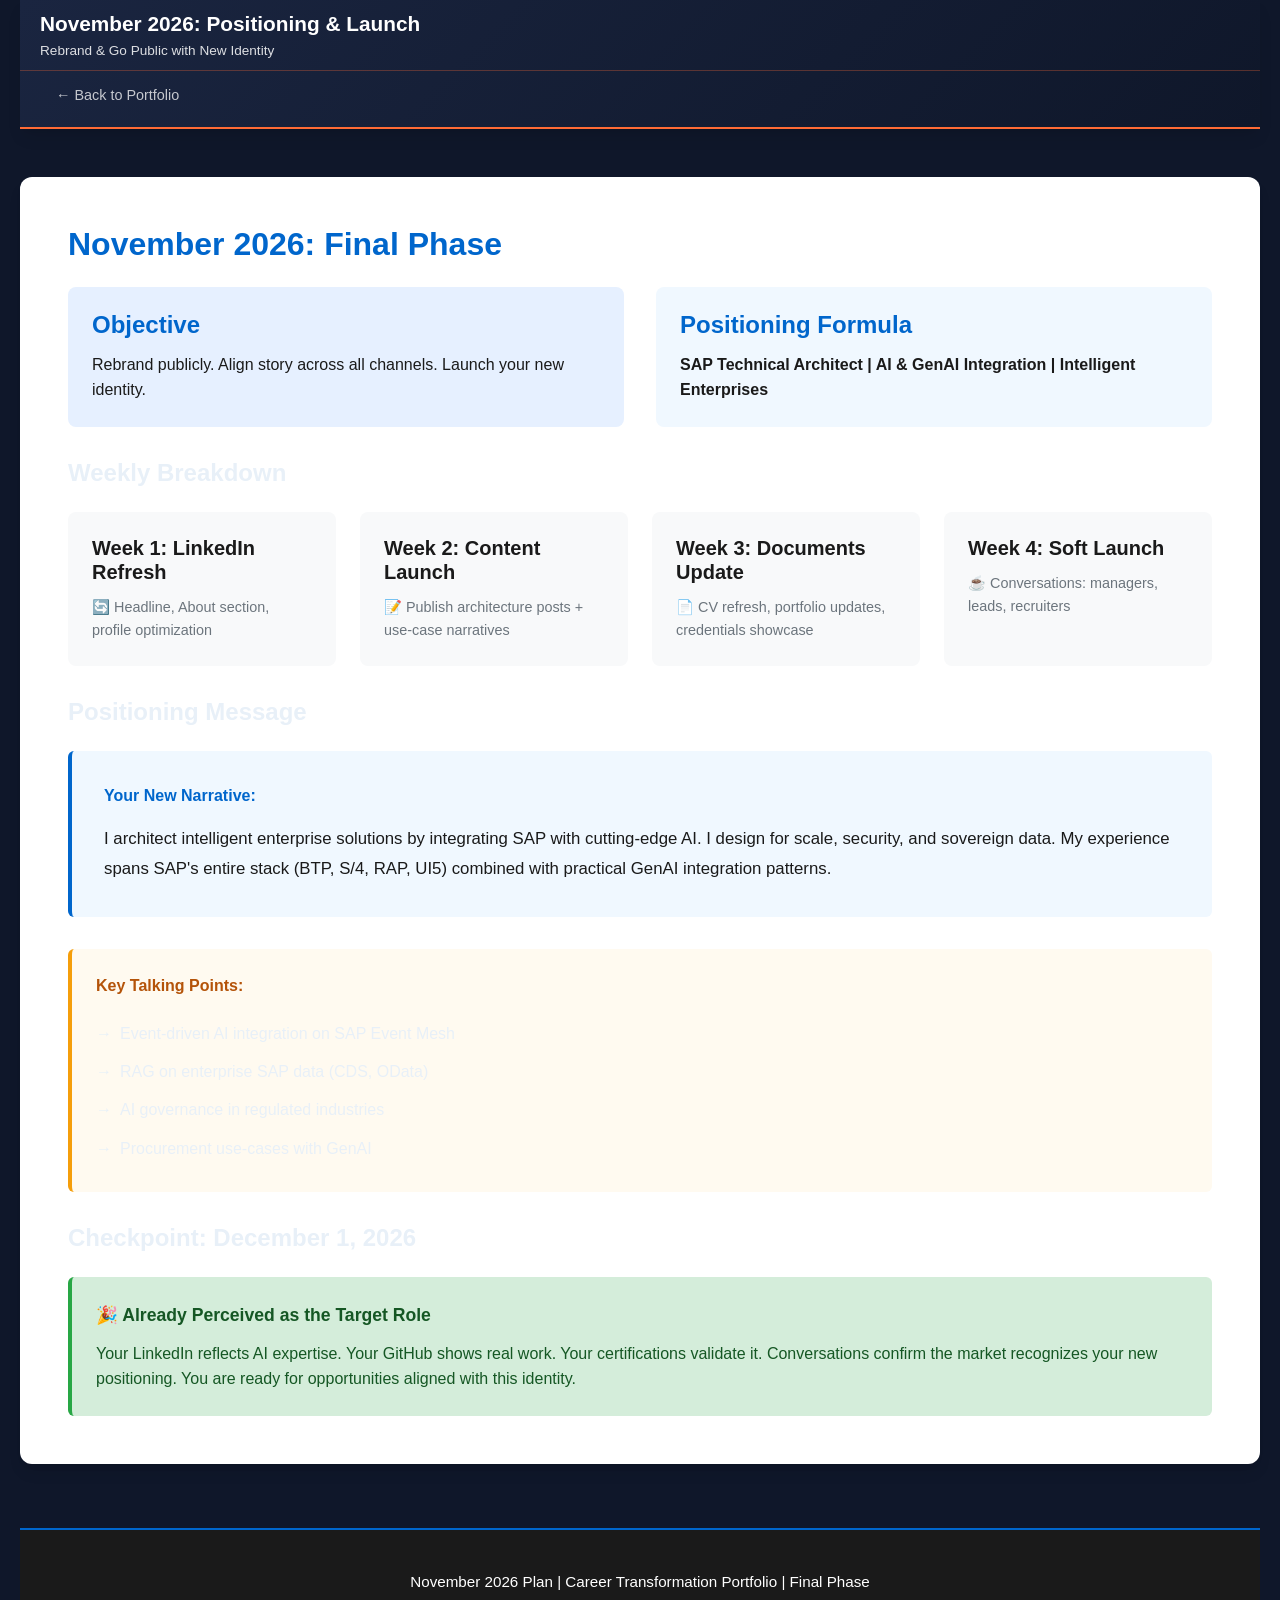
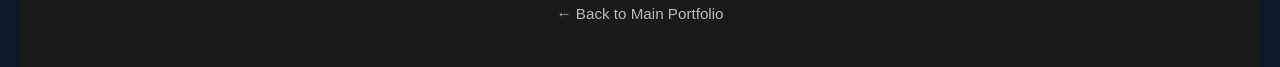
<file: pages/november.html>
<!doctype html>
<html lang="en">
  <head>
    <meta charset="UTF-8" />
    <meta name="viewport" content="width=device-width, initial-scale=1.0" />
    <title>November 2026 - Launch & Positioning | Career Transformation</title>
    <link rel="stylesheet" href="../assets/style.css" />
  </head>
  <body>
    <div class="container">
      <header class="header">
        <div class="header-content">
          <h1 class="logo">November 2026: Positioning & Launch</h1>
          <p class="tagline">Rebrand & Go Public with New Identity</p>
        </div>
        <nav class="nav">
          <a href="../index.html" class="nav-link">← Back to Portfolio</a>
        </nav>
      </header>

      <section
        style="
          background: white;
          padding: 3rem;
          border-radius: 12px;
          box-shadow: var(--shadow-lg);
          margin: 3rem 0;
        "
      >
        <h2 style="color: var(--primary); margin-bottom: 1.5rem">
          November 2026: Final Phase
        </h2>

        <div
          style="
            display: grid;
            grid-template-columns: repeat(auto-fit, minmax(280px, 1fr));
            gap: 2rem;
            margin-bottom: 2rem;
          "
        >
          <div
            style="
              padding: 1.5rem;
              background: var(--primary-light);
              border-radius: 8px;
            "
          >
            <h3 style="color: var(--primary); margin-bottom: 0.75rem">
              Objective
            </h3>
            <p style="margin: 0; color: var(--dark)">
              Rebrand publicly. Align story across all channels. Launch your new
              identity.
            </p>
          </div>
          <div style="padding: 1.5rem; background: #f0f8ff; border-radius: 8px">
            <h3 style="color: #0066cc; margin-bottom: 0.75rem">
              Positioning Formula
            </h3>
            <p style="margin: 0; color: var(--dark)">
              <strong
                >SAP Technical Architect | AI & GenAI Integration | Intelligent
                Enterprises</strong
              >
            </p>
          </div>
        </div>

        <h3 style="margin-top: 2rem; margin-bottom: 1.5rem">
          Weekly Breakdown
        </h3>
        <div
          style="
            display: grid;
            grid-template-columns: repeat(auto-fit, minmax(250px, 1fr));
            gap: 1.5rem;
          "
        >
          <div
            style="
              padding: 1.5rem;
              background: var(--light);
              border-radius: 8px;
            "
          >
            <h4 style="margin: 0 0 0.75rem 0; color: var(--dark)">
              Week 1: LinkedIn Refresh
            </h4>
            <p style="margin: 0; font-size: 0.9rem; color: var(--gray)">
              🔄 Headline, About section, profile optimization
            </p>
          </div>
          <div
            style="
              padding: 1.5rem;
              background: var(--light);
              border-radius: 8px;
            "
          >
            <h4 style="margin: 0 0 0.75rem 0; color: var(--dark)">
              Week 2: Content Launch
            </h4>
            <p style="margin: 0; font-size: 0.9rem; color: var(--gray)">
              📝 Publish architecture posts + use-case narratives
            </p>
          </div>
          <div
            style="
              padding: 1.5rem;
              background: var(--light);
              border-radius: 8px;
            "
          >
            <h4 style="margin: 0 0 0.75rem 0; color: var(--dark)">
              Week 3: Documents Update
            </h4>
            <p style="margin: 0; font-size: 0.9rem; color: var(--gray)">
              📄 CV refresh, portfolio updates, credentials showcase
            </p>
          </div>
          <div
            style="
              padding: 1.5rem;
              background: var(--light);
              border-radius: 8px;
            "
          >
            <h4 style="margin: 0 0 0.75rem 0; color: var(--dark)">
              Week 4: Soft Launch
            </h4>
            <p style="margin: 0; font-size: 0.9rem; color: var(--gray)">
              ☕ Conversations: managers, leads, recruiters
            </p>
          </div>
        </div>

        <h3 style="margin-top: 2rem; margin-bottom: 1.5rem">
          Positioning Message
        </h3>
        <div
          style="
            background: #f0f8ff;
            border-left: 4px solid var(--primary);
            padding: 2rem;
            border-radius: 6px;
            margin-bottom: 2rem;
          "
        >
          <p
            style="
              margin: 0;
              font-weight: 600;
              color: var(--primary);
              margin-bottom: 1rem;
            "
          >
            Your New Narrative:
          </p>
          <p
            style="
              margin: 0;
              color: var(--dark);
              line-height: 1.8;
              font-size: 1.05rem;
            "
          >
            I architect intelligent enterprise solutions by integrating SAP with
            cutting-edge AI. I design for scale, security, and sovereign data.
            My experience spans SAP's entire stack (BTP, S/4, RAP, UI5) combined
            with practical GenAI integration patterns.
          </p>
        </div>

        <div
          style="
            background: #fffaf0;
            border-left: 4px solid #f59e0b;
            padding: 1.5rem;
            border-radius: 6px;
            margin-bottom: 2rem;
          "
        >
          <p style="margin: 0">
            <strong style="color: #b45309">Key Talking Points:</strong>
          </p>
          <ul style="list-style: none; padding: 0; margin: 1rem 0 0 0">
            <li
              style="
                padding: 0.4rem 0;
                padding-left: 1.5rem;
                position: relative;
              "
            >
              <span style="position: absolute; left: 0">→</span> Event-driven AI
              integration on SAP Event Mesh
            </li>
            <li
              style="
                padding: 0.4rem 0;
                padding-left: 1.5rem;
                position: relative;
              "
            >
              <span style="position: absolute; left: 0">→</span> RAG on
              enterprise SAP data (CDS, OData)
            </li>
            <li
              style="
                padding: 0.4rem 0;
                padding-left: 1.5rem;
                position: relative;
              "
            >
              <span style="position: absolute; left: 0">→</span> AI governance
              in regulated industries
            </li>
            <li
              style="
                padding: 0.4rem 0;
                padding-left: 1.5rem;
                position: relative;
              "
            >
              <span style="position: absolute; left: 0">→</span> Procurement
              use-cases with GenAI
            </li>
          </ul>
        </div>

        <h3 style="margin-top: 2rem; margin-bottom: 1.5rem">
          Checkpoint: December 1, 2026
        </h3>
        <div
          style="
            background: #d4edda;
            border-left: 4px solid #28a745;
            padding: 1.5rem;
            border-radius: 6px;
          "
        >
          <p
            style="
              margin: 0;
              font-weight: 600;
              color: #155724;
              font-size: 1.1rem;
            "
          >
            🎉 Already Perceived as the Target Role
          </p>
          <p style="margin: 0.75rem 0 0 0; color: #155724">
            Your LinkedIn reflects AI expertise. Your GitHub shows real work.
            Your certifications validate it. Conversations confirm the market
            recognizes your new positioning. You are ready for opportunities
            aligned with this identity.
          </p>
        </div>
      </section>

      <footer class="footer">
        <p>
          November 2026 Plan | Career Transformation Portfolio | Final Phase
        </p>
        <p class="footer-note">
          <a href="../index.html" style="color: inherit"
            >← Back to Main Portfolio</a
          >
        </p>
      </footer>
    </div>

    <script src="../assets/js/app.js"></script>
  </body>
</html>
</file>
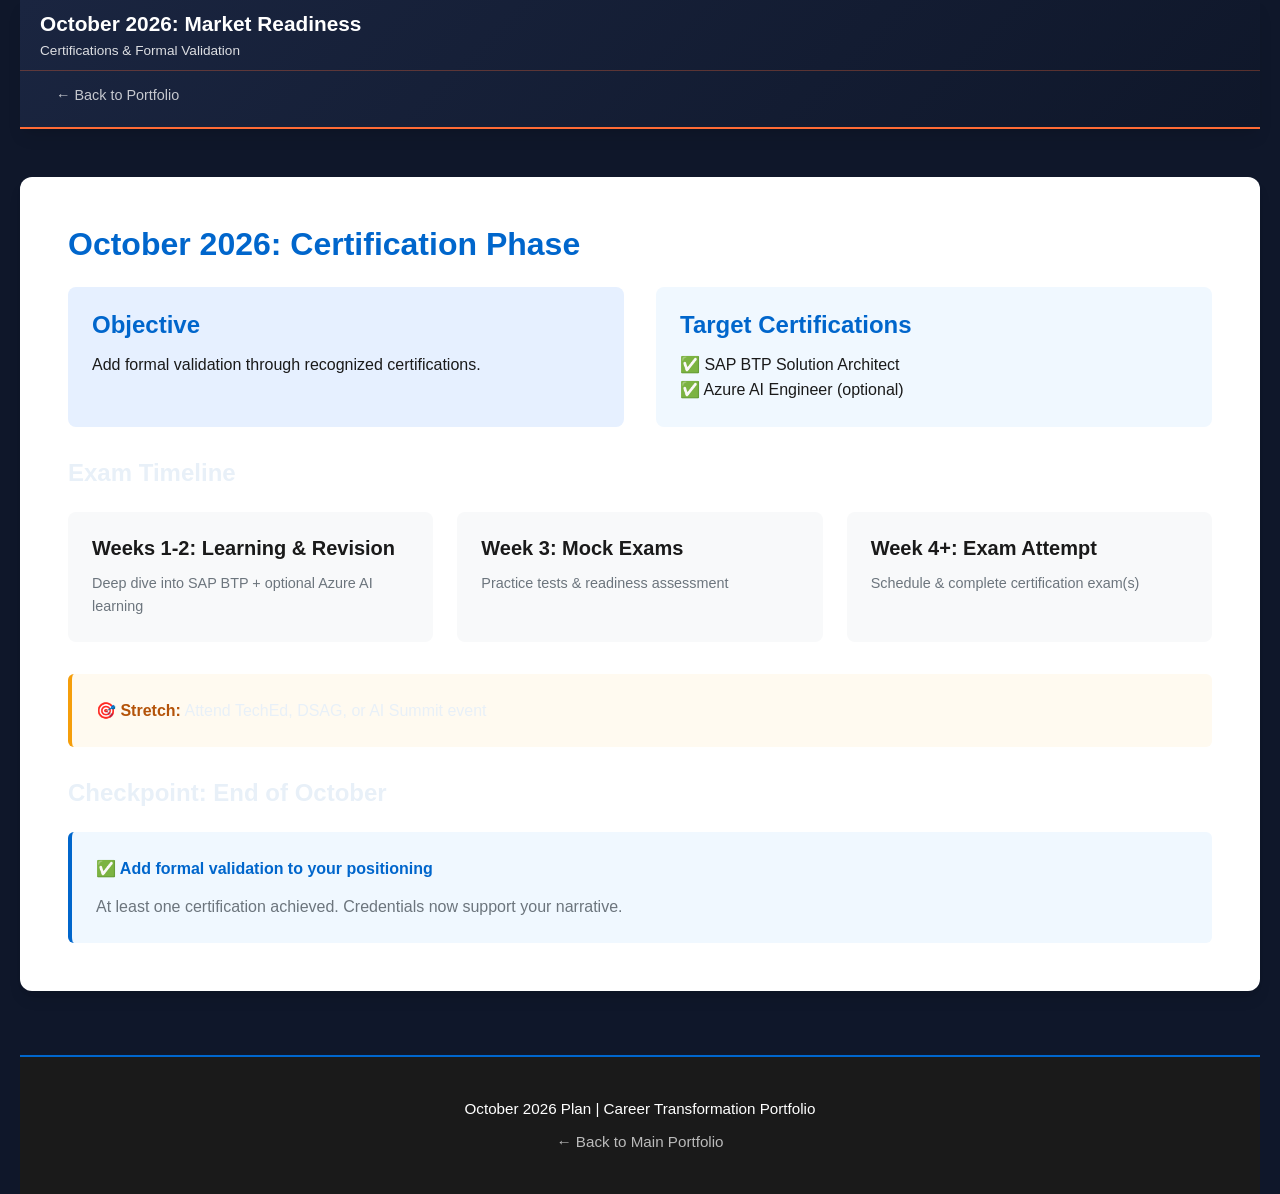
<file: pages/october.html>
<!doctype html>
<html lang="en">
  <head>
    <meta charset="UTF-8" />
    <meta name="viewport" content="width=device-width, initial-scale=1.0" />
    <title>
      October 2026 - Certification & Market Signalling | Career Transformation
    </title>
    <link rel="stylesheet" href="../assets/style.css" />
  </head>
  <body>
    <div class="container">
      <header class="header">
        <div class="header-content">
          <h1 class="logo">October 2026: Market Readiness</h1>
          <p class="tagline">Certifications & Formal Validation</p>
        </div>
        <nav class="nav">
          <a href="../index.html" class="nav-link">← Back to Portfolio</a>
        </nav>
      </header>

      <section
        style="
          background: white;
          padding: 3rem;
          border-radius: 12px;
          box-shadow: var(--shadow-lg);
          margin: 3rem 0;
        "
      >
        <h2 style="color: var(--primary); margin-bottom: 1.5rem">
          October 2026: Certification Phase
        </h2>

        <div
          style="
            display: grid;
            grid-template-columns: repeat(auto-fit, minmax(280px, 1fr));
            gap: 2rem;
            margin-bottom: 2rem;
          "
        >
          <div
            style="
              padding: 1.5rem;
              background: var(--primary-light);
              border-radius: 8px;
            "
          >
            <h3 style="color: var(--primary); margin-bottom: 0.75rem">
              Objective
            </h3>
            <p style="margin: 0; color: var(--dark)">
              Add formal validation through recognized certifications.
            </p>
          </div>
          <div style="padding: 1.5rem; background: #f0f8ff; border-radius: 8px">
            <h3 style="color: #0066cc; margin-bottom: 0.75rem">
              Target Certifications
            </h3>
            <p style="margin: 0; color: var(--dark)">
              ✅ SAP BTP Solution Architect<br />✅ Azure AI Engineer (optional)
            </p>
          </div>
        </div>

        <h3 style="margin-top: 2rem; margin-bottom: 1.5rem">Exam Timeline</h3>
        <div
          style="
            display: grid;
            grid-template-columns: repeat(auto-fit, minmax(250px, 1fr));
            gap: 1.5rem;
          "
        >
          <div
            style="
              padding: 1.5rem;
              background: var(--light);
              border-radius: 8px;
            "
          >
            <h4 style="margin: 0 0 0.75rem 0; color: var(--dark)">
              Weeks 1-2: Learning & Revision
            </h4>
            <p style="margin: 0; font-size: 0.9rem; color: var(--gray)">
              Deep dive into SAP BTP + optional Azure AI learning
            </p>
          </div>
          <div
            style="
              padding: 1.5rem;
              background: var(--light);
              border-radius: 8px;
            "
          >
            <h4 style="margin: 0 0 0.75rem 0; color: var(--dark)">
              Week 3: Mock Exams
            </h4>
            <p style="margin: 0; font-size: 0.9rem; color: var(--gray)">
              Practice tests & readiness assessment
            </p>
          </div>
          <div
            style="
              padding: 1.5rem;
              background: var(--light);
              border-radius: 8px;
            "
          >
            <h4 style="margin: 0 0 0.75rem 0; color: var(--dark)">
              Week 4+: Exam Attempt
            </h4>
            <p style="margin: 0; font-size: 0.9rem; color: var(--gray)">
              Schedule & complete certification exam(s)
            </p>
          </div>
        </div>

        <div
          style="
            margin-top: 2rem;
            padding: 1.5rem;
            background: #fffaf0;
            border-left: 4px solid #f59e0b;
            border-radius: 6px;
          "
        >
          <p style="margin: 0">
            <strong style="color: #b45309">🎯 Stretch:</strong> Attend TechEd,
            DSAG, or AI Summit event
          </p>
        </div>

        <h3 style="margin-top: 2rem; margin-bottom: 1.5rem">
          Checkpoint: End of October
        </h3>
        <div
          style="
            background: #f0f8ff;
            border-left: 4px solid var(--primary);
            padding: 1.5rem;
            border-radius: 6px;
          "
        >
          <p style="margin: 0; font-weight: 600; color: var(--primary)">
            ✅ Add formal validation to your positioning
          </p>
          <p style="margin: 0.75rem 0 0 0; color: var(--gray)">
            At least one certification achieved. Credentials now support your
            narrative.
          </p>
        </div>
      </section>

      <footer class="footer">
        <p>October 2026 Plan | Career Transformation Portfolio</p>
        <p class="footer-note">
          <a href="../index.html" style="color: inherit"
            >← Back to Main Portfolio</a
          >
        </p>
      </footer>
    </div>

    <script src="../assets/js/app.js"></script>
  </body>
</html>
</file>
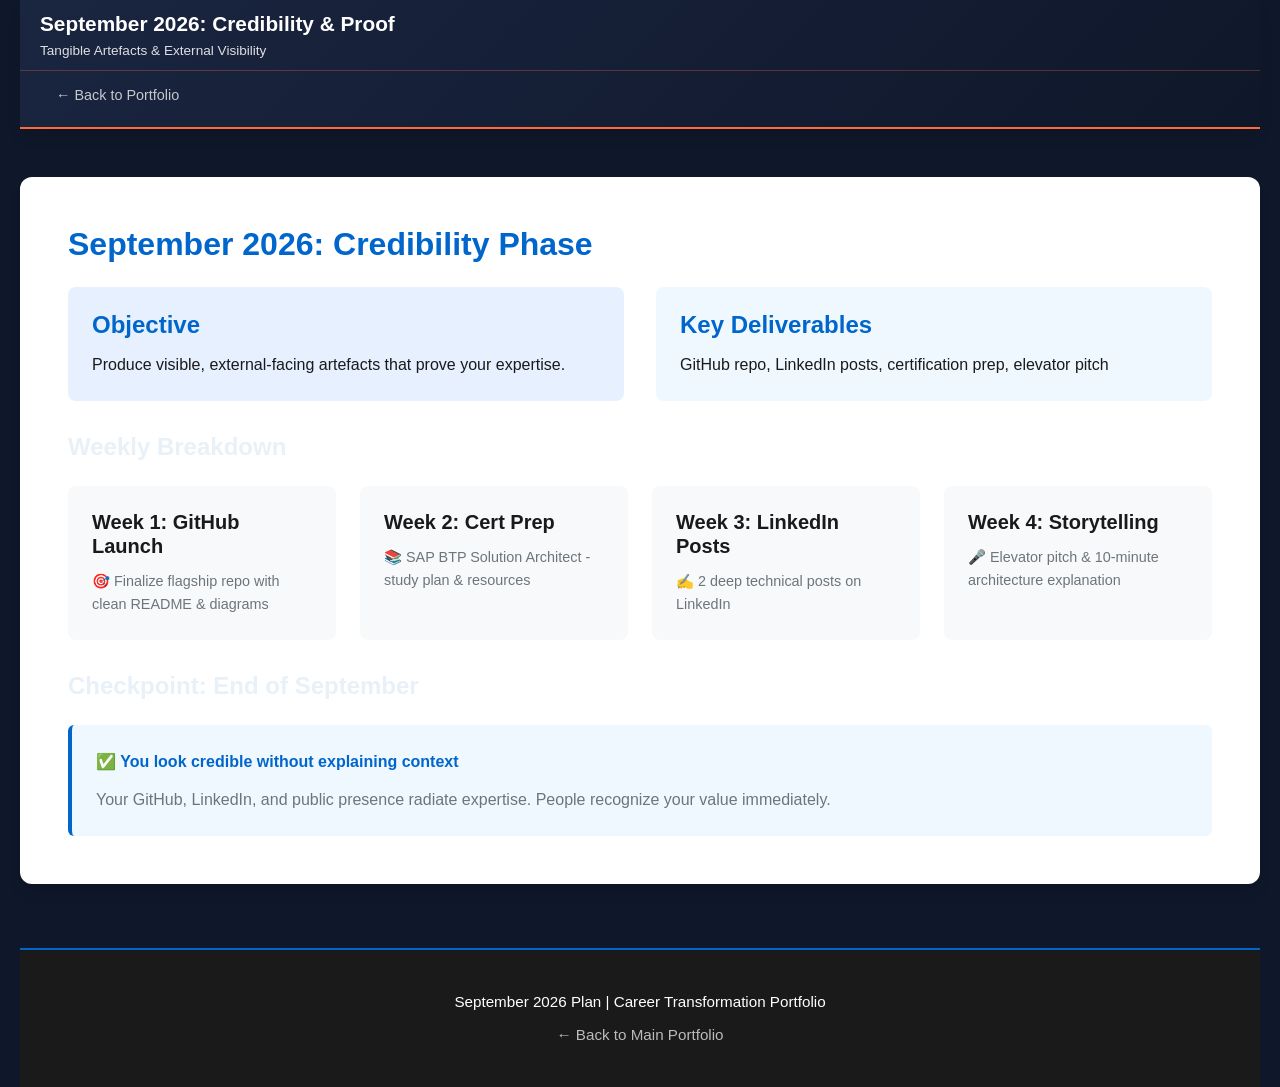
<file: pages/september.html>
<!doctype html>
<html lang="en">
  <head>
    <meta charset="UTF-8" />
    <meta name="viewport" content="width=device-width, initial-scale=1.0" />
    <title>September 2026 - Credibility & Proof | Career Transformation</title>
    <link rel="stylesheet" href="../assets/style.css" />
  </head>
  <body>
    <div class="container">
      <header class="header">
        <div class="header-content">
          <h1 class="logo">September 2026: Credibility & Proof</h1>
          <p class="tagline">Tangible Artefacts & External Visibility</p>
        </div>
        <nav class="nav">
          <a href="../index.html" class="nav-link">← Back to Portfolio</a>
        </nav>
      </header>

      <section
        style="
          background: white;
          padding: 3rem;
          border-radius: 12px;
          box-shadow: var(--shadow-lg);
          margin: 3rem 0;
        "
      >
        <h2 style="color: var(--primary); margin-bottom: 1.5rem">
          September 2026: Credibility Phase
        </h2>

        <div
          style="
            display: grid;
            grid-template-columns: repeat(auto-fit, minmax(280px, 1fr));
            gap: 2rem;
            margin-bottom: 2rem;
          "
        >
          <div
            style="
              padding: 1.5rem;
              background: var(--primary-light);
              border-radius: 8px;
            "
          >
            <h3 style="color: var(--primary); margin-bottom: 0.75rem">
              Objective
            </h3>
            <p style="margin: 0; color: var(--dark)">
              Produce visible, external-facing artefacts that prove your
              expertise.
            </p>
          </div>
          <div style="padding: 1.5rem; background: #f0f8ff; border-radius: 8px">
            <h3 style="color: #0066cc; margin-bottom: 0.75rem">
              Key Deliverables
            </h3>
            <p style="margin: 0; color: var(--dark)">
              GitHub repo, LinkedIn posts, certification prep, elevator pitch
            </p>
          </div>
        </div>

        <h3 style="margin-top: 2rem; margin-bottom: 1.5rem">
          Weekly Breakdown
        </h3>
        <div
          style="
            display: grid;
            grid-template-columns: repeat(auto-fit, minmax(250px, 1fr));
            gap: 1.5rem;
          "
        >
          <div
            style="
              padding: 1.5rem;
              background: var(--light);
              border-radius: 8px;
            "
          >
            <h4 style="margin: 0 0 0.75rem 0; color: var(--dark)">
              Week 1: GitHub Launch
            </h4>
            <p style="margin: 0; font-size: 0.9rem; color: var(--gray)">
              🎯 Finalize flagship repo with clean README & diagrams
            </p>
          </div>
          <div
            style="
              padding: 1.5rem;
              background: var(--light);
              border-radius: 8px;
            "
          >
            <h4 style="margin: 0 0 0.75rem 0; color: var(--dark)">
              Week 2: Cert Prep
            </h4>
            <p style="margin: 0; font-size: 0.9rem; color: var(--gray)">
              📚 SAP BTP Solution Architect - study plan & resources
            </p>
          </div>
          <div
            style="
              padding: 1.5rem;
              background: var(--light);
              border-radius: 8px;
            "
          >
            <h4 style="margin: 0 0 0.75rem 0; color: var(--dark)">
              Week 3: LinkedIn Posts
            </h4>
            <p style="margin: 0; font-size: 0.9rem; color: var(--gray)">
              ✍️ 2 deep technical posts on LinkedIn
            </p>
          </div>
          <div
            style="
              padding: 1.5rem;
              background: var(--light);
              border-radius: 8px;
            "
          >
            <h4 style="margin: 0 0 0.75rem 0; color: var(--dark)">
              Week 4: Storytelling
            </h4>
            <p style="margin: 0; font-size: 0.9rem; color: var(--gray)">
              🎤 Elevator pitch & 10-minute architecture explanation
            </p>
          </div>
        </div>

        <h3 style="margin-top: 2rem; margin-bottom: 1.5rem">
          Checkpoint: End of September
        </h3>
        <div
          style="
            background: #f0f8ff;
            border-left: 4px solid var(--primary);
            padding: 1.5rem;
            border-radius: 6px;
          "
        >
          <p style="margin: 0; font-weight: 600; color: var(--primary)">
            ✅ You look credible without explaining context
          </p>
          <p style="margin: 0.75rem 0 0 0; color: var(--gray)">
            Your GitHub, LinkedIn, and public presence radiate expertise. People
            recognize your value immediately.
          </p>
        </div>
      </section>

      <footer class="footer">
        <p>September 2026 Plan | Career Transformation Portfolio</p>
        <p class="footer-note">
          <a href="../index.html" style="color: inherit"
            >← Back to Main Portfolio</a
          >
        </p>
      </footer>
    </div>

    <script src="../assets/js/app.js"></script>
  </body>
</html>
</file>
<file: assets/style.css>
/* ============================================
   Global Styles & Variables
   ============================================ */
:root {
  --primary: #0066cc;
  --primary-dark: #004d99;
  --primary-light: #e6f0ff;
  --secondary: #ff6b35;
  --success: #28a745;
  --warning: #ffc107;
  --danger: #dc3545;
  --dark: #1a1a1a;
  --light: #f8f9fa;
  --gray: #6c757d;
  --border: #dee2e6;
  --bg-dark: #0f172a;
  --bg-darker: #0a0f1a;
  --surface: #1a2540;
  --surface-light: #243658;
  --text-light: #e8f0f8;

  --phase-foundation: #6366f1;
  --phase-integration: #8b5cf6;
  --phase-credibility: #ec4899;
  --phase-readiness: #f59e0b;

  --font-sans:
    -apple-system, BlinkMacSystemFont, "Segoe UI", Roboto, "Helvetica Neue",
    Arial, sans-serif;
  --font-mono: "Monaco", "Menlo", "Ubuntu Mono", monospace;

  --transition: all 0.3s cubic-bezier(0.4, 0, 0.2, 1);
  --shadow-sm: 0 1px 2px 0 rgba(0, 0, 0, 0.05);
  --shadow-md:
    0 4px 6px -1px rgba(0, 0, 0, 0.1), 0 2px 4px -1px rgba(0, 0, 0, 0.06);
  --shadow-lg:
    0 10px 15px -3px rgba(0, 0, 0, 0.1), 0 4px 6px -2px rgba(0, 0, 0, 0.05);
  --shadow-xl:
    0 20px 25px -5px rgba(0, 0, 0, 0.1), 0 10px 10px -5px rgba(0, 0, 0, 0.04);
}

* {
  margin: 0;
  padding: 0;
  box-sizing: border-box;
}

html {
  scroll-behavior: smooth;
}

body {
  font-family: var(--font-sans);
  color: var(--text-light);
  background-color: var(--bg-dark);
  line-height: 1.6;
}

.container {
  max-width: 1400px;
  margin: 0 auto;
  padding: 0 20px;
}

/* ============================================
   Typography
   ============================================ */
h1,
h2,
h3,
h4,
h5,
h6 {
  font-weight: 600;
  line-height: 1.2;
  margin-bottom: 1rem;
}

h1 {
  font-size: 2.5rem;
}
h2 {
  font-size: 2rem;
}
h3 {
  font-size: 1.5rem;
}
h4 {
  font-size: 1.25rem;
}
h5 {
  font-size: 1.1rem;
}
h6 {
  font-size: 1rem;
}

p {
  margin-bottom: 1rem;
}

a {
  color: var(--primary);
  text-decoration: none;
  transition: var(--transition);
}

a:hover {
  color: var(--primary-dark);
  text-decoration: underline;
}

/* ============================================
   Header & Navigation
   ============================================ */
.header {
  background: linear-gradient(135deg, #1a2540 0%, #0f172a 100%);
  color: white;
  padding: 0.75rem 0;
  margin-bottom: 1.5rem;
  box-shadow: var(--shadow-lg);
  position: sticky;
  top: 0;
  z-index: 100;
  border-bottom: 2px solid #ff6b35;
}

.header-content {
  max-width: 1400px;
  margin: 0 auto;
  padding: 0 20px;
  margin-bottom: 0.5rem;
}

.logo {
  font-size: 1.3rem;
  font-weight: 700;
  margin-bottom: 0.2rem;
}

.tagline {
  font-size: 0.85rem;
  opacity: 0.85;
  margin: 0;
}

.nav {
  display: flex;
  gap: 0;
  max-width: 1400px;
  margin: 0 auto;
  padding: 0 20px;
  border-top: 1px solid rgba(255, 107, 53, 0.3);
  padding-top: 0.5rem;
  flex-wrap: wrap;
}

.nav-link {
  color: white;
  padding: 0.3rem 1rem;
  font-weight: 500;
  font-size: 0.9rem;
  border-bottom: 3px solid transparent;
  transition: var(--transition);
  opacity: 0.75;
}

.nav-link:hover,
.nav-link.active {
  opacity: 1;
  border-bottom-color: var(--secondary);
}

/* ============================================
   Hero Section
   ============================================ */
.hero {
  padding: 3rem 0;
  text-align: center;
  margin-bottom: 3rem;
}

.hero-content {
  background: var(--surface);
  padding: 2.5rem;
  border-radius: 12px;
  box-shadow: var(--shadow-lg);
  border: 1px solid #ff6b35;
}

.hero h2 {
  color: #ff6b35;
  margin-bottom: 1rem;
}

.hero-text {
  font-size: 1rem;
  margin-bottom: 1.5rem;
  color: var(--text-light);
}

.positioning-box {
  background: linear-gradient(
    135deg,
    rgba(255, 107, 53, 0.15) 0%,
    rgba(255, 107, 53, 0.08) 100%
  );
  border-left: 4px solid #ff6b35;
  padding: 1.5rem;
  border-radius: 8px;
  margin: 1.5rem 0;
  text-align: left;
}

.positioning-title {
  font-size: 1.15rem;
  font-weight: 600;
  color: var(--text-light);
  line-height: 1.6;
}

.key-metrics {
  display: grid;
  grid-template-columns: repeat(auto-fit, minmax(120px, 1fr));
  gap: 1.5rem;
  margin-top: 2rem;
}

.metric {
  display: flex;
  flex-direction: column;
  align-items: center;
  padding: 1rem;
  background: var(--surface-light);
  border-radius: 8px;
  transition: var(--transition);
  border: 1px solid #ff6b35;
}

.metric:hover {
  transform: translateY(-3px);
  box-shadow: 0 0 15px rgba(255, 107, 53, 0.2);
}

.metric-number {
  font-size: 2rem;
  font-weight: 700;
  color: #ff6b35;
  margin-bottom: 0.3rem;
}

.metric-label {
  font-size: 0.85rem;
  color: var(--text-light);
  font-weight: 500;
}

/* ============================================
   Capabilities Section
   ============================================ */
.capabilities {
  margin-bottom: 3rem;
}

.capabilities h2 {
  text-align: center;
  margin-bottom: 2rem;
  color: var(--text-light);
}

.capabilities-grid {
  display: grid;
  grid-template-columns: repeat(auto-fit, minmax(250px, 1fr));
  gap: 1.5rem;
}

.capability-card {
  background: var(--surface);
  padding: 1.5rem;
  border-radius: 12px;
  box-shadow: var(--shadow-md);
  transition: var(--transition);
  border-top: 4px solid #ff6b35;
}

.capability-card:hover {
  transform: translateY(-6px);
  box-shadow: 0 0 20px rgba(255, 107, 53, 0.15);
}

.capability-card h3 {
  font-size: 1.15rem;
  margin-bottom: 1rem;
  color: #ff6b35;
}

.capability-card ul {
  list-style: none;
  padding: 0;
}

.capability-card li {
  padding: 0.35rem 0;
  padding-left: 1.5rem;
  position: relative;
  color: var(--text-light);
}

.capability-card li:before {
  content: "✓";
  position: absolute;
  left: 0;
  color: #28a745;
  font-weight: bold;
}

/* ============================================
   Timeline/Phases Section
   ============================================ */
.timeline {
  margin-bottom: 3rem;
}

.timeline h2 {
  text-align: center;
  margin-bottom: 2rem;
  color: var(--text-light);
}

.phases-container {
  display: grid;
  grid-template-columns: repeat(auto-fit, minmax(200px, 1fr));
  gap: 1.5rem;
}

.phase {
  background: var(--surface);
  padding: 1.5rem;
  border-radius: 12px;
  box-shadow: var(--shadow-md);
  border-left: 6px solid var(--primary);
  transition: var(--transition);
  position: relative;
}

.phase.foundation {
  border-left-color: var(--phase-foundation);
}
.phase.integration {
  border-left-color: var(--phase-integration);
}
.phase.credibility {
  border-left-color: var(--phase-credibility);
}
.phase.readiness {
  border-left-color: var(--phase-readiness);
}

.phase:hover {
  transform: translateY(-4px);
  box-shadow: 0 0 20px rgba(255, 107, 53, 0.15);
}

.phase-header {
  display: flex;
  justify-content: space-between;
  align-items: start;
  margin-bottom: 0.8rem;
}

.phase-header h3 {
  margin: 0;
  font-size: 1.1rem;
  color: var(--text-light);
}

.phase-duration {
  font-size: 0.75rem;
  color: #ff6b35;
  background: rgba(255, 107, 53, 0.15);
  padding: 0.2rem 0.6rem;
  border-radius: 4px;
  font-weight: 500;
}

.phase-goal {
  font-size: 0.9rem;
  font-weight: 600;
  color: #ff6b35;
  margin-bottom: 0.8rem;
}

.phase-items {
  list-style: none;
  padding: 0;
  margin-bottom: 1.5rem;
}

.phase-items li {
  padding: 0.3rem 0;
  padding-left: 1.5rem;
  position: relative;
  font-size: 0.9rem;
  color: var(--text-light);
}

.phase-items li:before {
  content: "→";
  position: absolute;
  left: 0;
  color: #ff6b35;
  font-weight: bold;
}

.phase-status {
  display: inline-block;
  font-size: 0.8rem;
  background: rgba(255, 107, 53, 0.2);
  color: #ff6b35;
  padding: 0.4rem 0.8rem;
  border-radius: 6px;
  font-weight: 600;
}

/* ============================================
   Progress Dashboard
   ============================================ */
.progress-dashboard {
  background: white;
  padding: 3rem;
  border-radius: 12px;
  box-shadow: var(--shadow-lg);
  margin-bottom: 4rem;
}

.progress-dashboard h2 {
  margin-bottom: 2rem;
  color: var(--primary);
}

.progress-content {
  display: grid;
  grid-template-columns: 1fr 1fr;
  gap: 3rem;
}

.progress-bar-container {
  display: flex;
  flex-direction: column;
}

.progress-bar-container label {
  font-weight: 600;
  margin-bottom: 0.75rem;
  color: var(--dark);
}

.progress-bar {
  height: 28px;
  background: var(--light);
  border-radius: 14px;
  overflow: hidden;
  margin-bottom: 1rem;
  border: 2px solid var(--border);
}

.progress-fill {
  height: 100%;
  width: 15%;
  background: linear-gradient(90deg, var(--primary) 0%, var(--secondary) 100%);
  border-radius: 12px;
  transition: width 0.6s ease;
  animation: progressPulse 2s ease-in-out infinite;
}

@keyframes progressPulse {
  0%,
  100% {
    opacity: 1;
  }
  50% {
    opacity: 0.8;
  }
}

.progress-text {
  font-size: 0.9rem;
  color: var(--gray);
  margin: 0;
}

.milestone-tracker h3 {
  margin-bottom: 1.5rem;
}

.milestones {
  display: flex;
  flex-direction: column;
  gap: 1.5rem;
}

.milestone {
  display: flex;
  gap: 1.5rem;
  position: relative;
}

.milestone:not(:last-child)::after {
  content: "";
  position: absolute;
  left: 16px;
  top: 40px;
  width: 2px;
  height: calc(100% + 1.5rem);
  background: var(--border);
}

.milestone-marker {
  width: 34px;
  height: 34px;
  min-width: 34px;
  background: var(--primary);
  border: 3px solid white;
  border-radius: 50%;
  position: relative;
  z-index: 2;
  box-shadow: var(--shadow-md);
}

.milestone-content strong {
  color: var(--primary);
  display: block;
  margin-bottom: 0.25rem;
}

.milestone-content p {
  font-size: 0.9rem;
  color: var(--gray);
  margin: 0;
}

@media (max-width: 768px) {
  .progress-content {
    grid-template-columns: 1fr;
  }
}

/* ============================================
   Monthly Cards Section
   ============================================ */
.months-grid {
  display: grid;
  grid-template-columns: repeat(auto-fill, minmax(400px, 1fr));
  gap: 2rem;
  margin-bottom: 4rem;
}

.month-card {
  background: white;
  border-radius: 12px;
  overflow: hidden;
  box-shadow: var(--shadow-md);
  transition: var(--transition);
  display: flex;
  flex-direction: column;
}

.month-card:hover {
  transform: translateY(-8px);
  box-shadow: var(--shadow-lg);
}

.month-header {
  padding: 1.5rem;
  background: linear-gradient(135deg, #f0f4ff 0%, #f8faff 100%);
  border-bottom: 2px solid var(--border);
}

.month-header h3 {
  margin: 0 0 0.75rem 0;
  color: var(--dark);
  font-size: 1.5rem;
}

.phase-tag {
  display: inline-block;
  font-size: 0.75rem;
  font-weight: 600;
  padding: 0.4rem 0.8rem;
  border-radius: 20px;
  text-transform: uppercase;
  letter-spacing: 0.5px;
}

.phase-tag.foundation {
  background: rgba(99, 102, 241, 0.1);
  color: #4338ca;
}

.phase-tag.integration {
  background: rgba(139, 92, 246, 0.1);
  color: #7c3aed;
}

.phase-tag.credibility {
  background: rgba(236, 72, 153, 0.1);
  color: #db2777;
}

.phase-tag.readiness {
  background: rgba(245, 158, 11, 0.1);
  color: #d97706;
}

.month-objective {
  padding: 1rem 1.5rem;
  background: white;
  font-weight: 600;
  color: var(--primary);
  margin: 0;
  border-bottom: 1px solid var(--border);
}

.weekly-breakdown {
  padding: 1.5rem;
  flex-grow: 1;
}

.week {
  margin-bottom: 1.25rem;
  padding-bottom: 1.25rem;
  border-bottom: 1px solid var(--border);
  font-size: 0.95rem;
  line-height: 1.5;
}

.week:last-child {
  margin-bottom: 0;
  padding-bottom: 0;
  border-bottom: none;
}

.week strong {
  display: block;
  color: var(--dark);
  margin-bottom: 0.4rem;
  font-weight: 600;
}

.deliverable {
  display: block;
  color: var(--secondary);
  font-weight: 500;
  margin-top: 0.4rem;
}

.checkpoint {
  padding: 1rem 1.5rem;
  background: #f0f8ff;
  border-top: 1px solid var(--border);
  border-bottom: 1px solid var(--border);
  font-weight: 500;
  color: var(--primary);
  font-size: 0.9rem;
}

.stretch {
  display: block;
  padding: 0.75rem 1.5rem;
  background: #fffbf0;
  color: #b45309;
  font-weight: 500;
  font-size: 0.9rem;
  border-top: 1px solid var(--border);
}

.positioning {
  display: block;
  padding: 0.75rem 1.5rem;
  background: #f5f3ff;
  color: #6d28d9;
  font-weight: 500;
  font-size: 0.9rem;
  border-top: 1px solid var(--border);
}

.month-link {
  display: inline-block;
  padding: 0.75rem 1.5rem;
  background: var(--primary);
  color: white;
  font-weight: 600;
  border-radius: 0 0 12px 12px;
  text-decoration: none;
  transition: var(--transition);
  width: 100%;
  text-align: center;
}

.month-link:hover {
  background: var(--primary-dark);
  text-decoration: none;
}

@media (max-width: 768px) {
  .months-grid {
    grid-template-columns: 1fr;
  }
}

/* ============================================
   Deliverables Section
   ============================================ */
.deliverables-section {
  margin-bottom: 4rem;
}

.deliverables-section h2 {
  margin-bottom: 2rem;
  text-align: center;
}

.deliverables-content {
  background: white;
  border-radius: 12px;
  box-shadow: var(--shadow-lg);
  overflow: hidden;
}

.deliverables-matrix {
  overflow-x: auto;
  padding: 1.5rem;
}

.deliverables-table {
  width: 100%;
  border-collapse: collapse;
  font-size: 0.95rem;
}

.deliverables-table thead {
  background: var(--primary-light);
  border-bottom: 2px solid var(--primary);
}

.deliverables-table th {
  padding: 1rem;
  text-align: left;
  font-weight: 600;
  color: var(--primary);
}

.deliverables-table td {
  padding: 0.75rem 1rem;
  border-bottom: 1px solid var(--border);
}

.deliverables-table tbody tr:hover {
  background: #f9fafb;
}

.status-badge {
  display: inline-block;
  padding: 0.35rem 0.75rem;
  border-radius: 20px;
  font-size: 0.8rem;
  font-weight: 600;
  text-transform: uppercase;
  letter-spacing: 0.5px;
}

.status-badge.pending {
  background: #fef3c7;
  color: #92400e;
}

.status-badge.in-progress {
  background: #dbeafe;
  color: #1e40af;
}

.status-badge.completed {
  background: #dcfce7;
  color: #166534;
}

.deliverables-stats {
  display: grid;
  grid-template-columns: repeat(auto-fit, minmax(150px, 1fr));
  gap: 1.5rem;
  padding: 2rem 1.5rem;
  background: var(--light);
  border-top: 1px solid var(--border);
}

.stat-card {
  display: flex;
  flex-direction: column;
  align-items: center;
  text-align: center;
}

.stat-number {
  font-size: 2rem;
  font-weight: 700;
  color: var(--primary);
}

.stat-label {
  font-size: 0.9rem;
  color: var(--gray);
  margin-top: 0.5rem;
}

/* ============================================
   Execution Template Section
   ============================================ */
.execution-template {
  background: white;
  padding: 3rem;
  border-radius: 12px;
  box-shadow: var(--shadow-lg);
  margin-bottom: 4rem;
}

.execution-template h2 {
  margin-bottom: 2rem;
  text-align: center;
  color: var(--primary);
}

.template-content {
  display: grid;
  grid-template-columns: repeat(auto-fit, minmax(300px, 1fr));
  gap: 2rem;
}

.template-hours,
.template-stretch,
.template-weekly-log {
  padding: 1.5rem;
  background: var(--light);
  border-radius: 8px;
  border-left: 4px solid var(--primary);
}

.template-hours h3,
.template-stretch h3,
.template-weekly-log h3 {
  margin-bottom: 1.5rem;
  color: var(--dark);
}

.hours-breakdown {
  display: flex;
  flex-direction: column;
  gap: 1rem;
}

.hour-item {
  display: flex;
  align-items: center;
  gap: 1rem;
  padding: 0.75rem;
  background: white;
  border-radius: 6px;
}

.hour-amount {
  font-size: 1.3rem;
  font-weight: 700;
  color: var(--primary);
  min-width: 50px;
}

.hour-label {
  color: var(--gray);
  font-weight: 500;
}

.template-stretch h3 {
  color: var(--warning);
}

.template-stretch {
  border-left-color: var(--warning);
}

.stretch-content p {
  font-weight: 600;
  margin-bottom: 1rem;
  color: var(--dark);
}

.stretch-content ul {
  list-style: none;
  padding: 0;
  margin: 0;
}

.stretch-content li {
  padding: 0.4rem 0;
  padding-left: 1.5rem;
  position: relative;
  font-size: 0.95rem;
  color: var(--gray);
}

.stretch-content li:before {
  content: "→";
  position: absolute;
  left: 0;
  color: var(--warning);
  font-weight: bold;
}

.template-weekly-log {
  border-left-color: var(--success);
  grid-column: 1 / -1;
}

.log-input,
.log-textarea {
  width: 100%;
  padding: 0.75rem;
  margin-bottom: 0.75rem;
  border: 1px solid var(--border);
  border-radius: 6px;
  font-family: var(--font-sans);
  font-size: 0.95rem;
  transition: var(--transition);
}

.log-input {
  height: 36px;
}

.log-textarea {
  resize: vertical;
  min-height: 100px;
  font-family: var(--font-sans);
}

.log-input:focus,
.log-textarea:focus {
  outline: none;
  border-color: var(--primary);
  box-shadow: 0 0 0 3px rgba(0, 102, 204, 0.1);
}

.log-save {
  display: inline-block;
  padding: 0.75rem 1.5rem;
  background: var(--success);
  color: white;
  border: none;
  border-radius: 6px;
  font-weight: 600;
  cursor: pointer;
  transition: var(--transition);
}

.log-save:hover {
  background: #229954;
  transform: translateY(-2px);
}

.log-note {
  font-size: 0.85rem;
  color: var(--gray);
  margin-top: 1rem;
  margin-bottom: 0;
}

/* ============================================
   Why This Works Section
   ============================================ */
.why-works {
  margin-bottom: 4rem;
}

.why-works h2 {
  text-align: center;
  margin-bottom: 3rem;
}

.why-grid {
  display: grid;
  grid-template-columns: repeat(auto-fit, minmax(280px, 1fr));
  gap: 2rem;
}

.why-card {
  background: white;
  padding: 2rem;
  border-radius: 12px;
  box-shadow: var(--shadow-md);
  transition: var(--transition);
  border-top: 4px solid var(--secondary);
}

.why-card:hover {
  transform: translateY(-8px);
  box-shadow: var(--shadow-lg);
}

.why-card h3 {
  color: var(--secondary);
  font-size: 1.15rem;
  margin-bottom: 1rem;
}

.why-card p {
  color: var(--gray);
  line-height: 1.6;
  margin: 0;
  font-size: 0.95rem;
}

/* ============================================
   Footer
   ============================================ */
.footer {
  background: var(--dark);
  color: white;
  text-align: center;
  padding: 2rem;
  margin-top: 4rem;
  border-top: 2px solid var(--primary);
}

.footer p {
  margin: 0.5rem 0;
  font-size: 0.95rem;
}

.footer-note {
  opacity: 0.7;
  font-size: 0.85rem;
  margin-top: 1rem;
}

/* ============================================
   Responsive Design
   ============================================ */
@media (max-width: 768px) {
  .container {
    padding: 0 15px;
  }

  h1 {
    font-size: 1.8rem;
  }
  h2 {
    font-size: 1.5rem;
  }
  h3 {
    font-size: 1.2rem;
  }

  .header {
    margin-bottom: 2rem;
    padding: 1.5rem 0;
  }

  .logo {
    font-size: 1.4rem;
  }

  .tagline {
    font-size: 0.95rem;
  }

  .nav {
    gap: 0;
    overflow-x: auto;
    padding-top: 0.75rem;
  }

  .nav-link {
    padding: 0.5rem 1rem;
    font-size: 0.9rem;
    white-space: nowrap;
  }

  .hero-content {
    padding: 1.5rem;
  }

  .key-metrics {
    grid-template-columns: repeat(2, 1fr);
    gap: 1rem;
  }

  .positioning-box {
    padding: 1.5rem;
  }

  .positioning-title {
    font-size: 1.1rem;
  }

  .phases-container {
    grid-template-columns: 1fr;
  }

  .months-grid {
    grid-template-columns: 1fr;
  }

  .progress-content {
    grid-template-columns: 1fr;
  }

  .template-content {
    grid-template-columns: 1fr;
  }

  .template-weekly-log {
    grid-column: 1;
  }

  .why-grid {
    grid-template-columns: 1fr;
  }

  .deliverables-table {
    font-size: 0.85rem;
  }

  .deliverables-table th,
  .deliverables-table td {
    padding: 0.5rem;
  }
}

@media (max-width: 480px) {
  h1 {
    font-size: 1.5rem;
  }
  h2 {
    font-size: 1.25rem;
  }
  h3 {
    font-size: 1rem;
  }

  .hero-content {
    padding: 1rem;
  }

  .key-metrics {
    grid-template-columns: 1fr;
    gap: 0.75rem;
  }

  .month-card {
    border-radius: 8px;
  }

  .month-link {
    padding: 0.6rem 1rem;
    font-size: 0.9rem;
  }

  .footer {
    padding: 1.5rem 1rem;
  }
}

/* ============================================
   Print Styles
   ============================================ */
@media print {
  .header,
  .footer,
  .nav {
    display: none;
  }

  body {
    background: white;
  }

  .container {
    max-width: 100%;
  }

  .month-card,
  .capability-card,
  .why-card {
    box-shadow: 0 1px 3px rgba(0, 0, 0, 0.1);
    page-break-inside: avoid;
  }
}

/* ============================================
   Utility Classes
   ============================================ */
.active {
  font-weight: 700;
}

.text-center {
  text-align: center;
}

.mt-2 {
  margin-top: 1rem;
}
.mb-2 {
  margin-bottom: 1rem;
}
.mt-3 {
  margin-top: 1.5rem;
}
.mb-3 {
  margin-bottom: 1.5rem;
}
</file>
